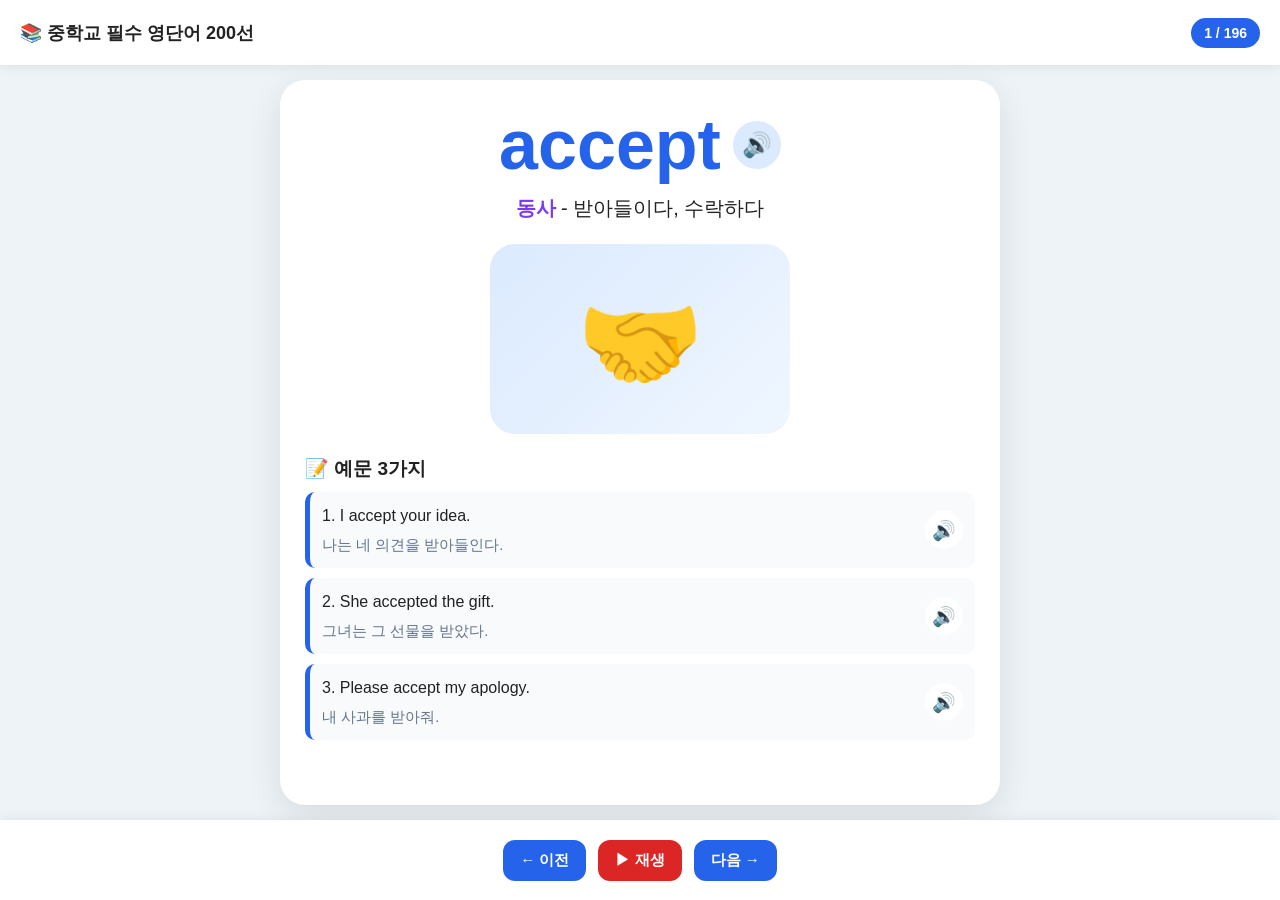
<file: index.html>
<!DOCTYPE html>
<html lang="ko">
<head>
<meta charset="UTF-8">
<meta name="viewport" content="width=device-width, initial-scale=1.0, maximum-scale=1.0, user-scalable=no">
<title>중학교 필수 영단어 200선</title>
<style>
*{box-sizing:border-box;-webkit-tap-highlight-color:transparent}
body{margin:0;font-family:Arial,"Noto Sans KR",sans-serif;background:#eef3f8;color:#222;overflow:hidden}
.app{height:100vh;display:flex;flex-direction:column}
header{height:65px;padding:0 20px;background:white;display:flex;align-items:center;justify-content:space-between;box-shadow:0 2px 10px rgba(0,0,0,.08);flex-shrink:0}
header h1{font-size:18px;margin:0}
#counter{background:#2563eb;color:white;padding:7px 13px;border-radius:20px;font-size:14px;font-weight:bold}
main{flex:1;display:flex;align-items:center;justify-content:center;padding:15px;touch-action:pan-y}
.card{width:min(720px,100%);height:100%;max-height:780px;background:white;border-radius:25px;padding:25px;box-shadow:0 10px 35px rgba(0,0,0,.1);text-align:center;overflow-y:auto;transition:transform .25s,opacity .25s}
.word-row{display:flex;justify-content:center;align-items:center;gap:12px}
#word{margin:0;font-size:clamp(42px,8vw,70px);color:#2563eb}
.listen-word,.example-listen,.control-btn{border:none;cursor:pointer;transition:.2s}
.listen-word{font-size:24px;background:#dbeafe;border-radius:50%;width:48px;height:48px}
.image-box{width:min(300px,80vw);height:190px;margin:22px auto;background:linear-gradient(135deg,#dbeafe,#eff6ff);border-radius:25px;display:flex;align-items:center;justify-content:center;font-size:100px;user-select:none}
.meaning{margin-top:10px;font-size:20px}.part{color:#7c3aed;font-weight:bold}
.examples-title{text-align:left;font-size:19px;font-weight:bold;margin:10px 0}
.example{display:flex;align-items:center;text-align:left;background:#f8fafc;border-left:5px solid #2563eb;border-radius:10px;margin:10px 0;padding:12px;font-size:16px}
.example-text{flex:1;line-height:1.5}.example-listen{margin-left:10px;font-size:19px;background:white;border-radius:50%;width:38px;height:38px}
footer{height:80px;background:white;display:flex;justify-content:center;align-items:center;gap:12px;box-shadow:0 -2px 10px rgba(0,0,0,.06);flex-shrink:0}
.control-btn{padding:11px 17px;border-radius:12px;background:#2563eb;color:white;font-size:15px;font-weight:bold}
#autoBtn{background:#16a34a}#autoBtn.paused{background:#dc2626}
@media(max-width:500px){.card{padding:18px;border-radius:20px}.image-box{height:160px;font-size:85px}.example{font-size:14px;padding:10px}.control-btn{padding:10px 13px;font-size:14px}}
</style>
</head>
<body>
<div class="app">
<header><h1>📚 중학교 필수 영단어 200선</h1><div id="counter">1 / 200</div></header>
<main id="swipeArea"><section class="card" id="card">
<div class="word-row"><h2 id="word"></h2><button class="listen-word" onclick="speakWord()">🔊</button></div>
<div class="meaning"><span class="part" id="part"></span> - <span id="meaning"></span></div>
<div class="image-box" id="image"></div>
<div class="examples-title">📝 예문 3가지</div><div id="examples"></div>
</section></main>
<footer><button class="control-btn" onclick="prevWord()">← 이전</button><button class="control-btn paused" id="autoBtn" onclick="toggleAuto()">▶ 재생</button><button class="control-btn" onclick="nextWord()">다음 →</button></footer>
</div>
<script>
const base=[
["accept","동사","받아들이다, 수락하다","🤝",["I accept your idea.","She accepted the gift.","Please accept my apology."]],
["add","동사","더하다, 추가하다","➕",["Add two numbers together.","Please add some sugar.","He added a new picture."]],
["agree","동사","동의하다","👍",["I agree with you.","They agreed to help us.","We all agree."]],
["allow","동사","허락하다","🚪",["My parents allow me to play.","The teacher allowed us to leave.","Please allow me to explain."]],
["answer","명사·동사","대답, 대답하다","💬",["I know the answer.","Please answer my question.","She answered quickly."]],
["appear","동사","나타나다, ~처럼 보이다","✨",["A star appeared in the sky.","He appeared suddenly.","It appears easy."]],
["arrive","동사","도착하다","🛬",["We arrived at school.","The train arrived late.","She will arrive tomorrow."]],
["ask","동사","묻다, 부탁하다","🙋",["I asked a question.","Please ask your teacher.","She asked me for help."]],
["become","동사","~이 되다","🌱",["He became a doctor.","It became dark.","I want to become strong."]],
["begin","동사","시작하다","▶️",["Let's begin now.","The class begins at nine.","It began to rain."]],
["believe","동사","믿다","🙏",["I believe you.","Do you believe in ghosts?","She believes his story."]],
["borrow","동사","빌리다","📚",["Can I borrow your pen?","I borrowed a book.","Don't borrow too much money."]],
["break","동사","깨다, 부수다","💥",["Don't break the glass.","He broke the window.","Be careful not to break it."]],
["bring","동사","가져오다","🎁",["Please bring your book.","She brought me lunch.","Bring your umbrella."]],
["build","동사","짓다, 만들다","🏗️",["They built a house.","We will build a robot.","He built a small table."]],
["buy","동사","사다","🛒",["I want to buy a book.","She bought new shoes.","We bought some food."]],
["call","동사·명사","부르다, 전화하다, 전화","📞",["Call me tonight.","I called my friend.","Give me a call."]],
["carry","동사","나르다, 들고 가다","👜",["Please carry this bag.","He carries a backpack.","The truck carried food."]],
["catch","동사","잡다","⚾",["Catch the ball.","I caught a fish.","Can you catch me?"]],
["change","동사·명사","바꾸다, 변화","🔄",["Change your clothes.","The weather changed.","We need a change."]],
["choose","동사","선택하다","☝️",["Choose one answer.","She chose a red dress.","You can choose anything."]],
["clean","동사·형용사","청소하다, 깨끗한","🧹",["Clean your room.","My room is clean.","We cleaned the floor."]],
["close","동사·형용사","닫다, 가까운","🚪",["Close the door.","The store is close.","Please close your eyes."]],
["collect","동사","모으다","📦",["I collect coins.","She collects stamps.","Collect the trash."]],
["come","동사","오다","🚶",["Come here.","He came home late.","Will you come tomorrow?"]],
["complete","동사·형용사","완성하다, 완전한","✅",["Complete your homework.","The project is complete.","I completed the work."]],
["continue","동사","계속하다","➡️",["Please continue reading.","The rain continued.","We continued our trip."]],
["cook","동사·명사","요리하다, 요리사","👨‍🍳",["I can cook.","My mother cooks dinner.","He is a good cook."]],
["create","동사","창조하다, 만들다","🎨",["Create something new.","She created a game.","They created a robot."]],
["dance","동사·명사","춤추다, 춤","💃",["Let's dance.","She can dance well.","I love this dance."]],
["decide","동사","결정하다","🤔",["Decide quickly.","I decided to stay.","She can't decide."]],
["describe","동사","묘사하다, 설명하다","📝",["Describe the picture.","Can you describe him?","She described the place."]],
["discover","동사","발견하다","🔎",["I discovered something new.","They discovered a cave.","She discovered the answer."]],
["draw","동사","그리다","✏️",["Draw a picture.","She drew a cat.","I like to draw."]],
["dream","명사·동사","꿈, 꿈꾸다","💭",["I had a strange dream.","Dream big.","She dreams of success."]],
["drink","동사·명사","마시다, 음료","🥤",["Drink some water.","I drank milk.","This is my favorite drink."]],
["drive","동사","운전하다","🚗",["My father can drive.","Drive carefully.","She drove home."]],
["easy","형용사","쉬운","😊",["This question is easy.","English is not easy for me.","It looks easy."]],
["eat","동사","먹다","🍽️",["Eat your breakfast.","I ate an apple.","Let's eat together."]],
["enjoy","동사","즐기다","😄",["I enjoy music.","Enjoy your meal.","She enjoyed the trip."]],
["explain","동사","설명하다","🗣️",["Please explain it.","He explained the rule.","Can you explain again?"]],
["fall","동사","떨어지다","🍂",["Leaves fall in autumn.","Don't fall.","The glass fell down."]],
["feel","동사","느끼다","❤️",["I feel happy.","How do you feel?","She felt tired."]],
["find","동사","찾다, 발견하다","🔍",["Find your book.","I found my key.","Can you find it?"]],
["finish","동사","끝내다","🏁",["Finish your homework.","I finished the book.","The game is finished."]],
["follow","동사","따라가다, 따르다","👣",["Follow me.","Please follow the rules.","The dog followed me."]],
["forget","동사","잊다","🤷",["Don't forget your bag.","I forgot his name.","She forgot to call me."]],
["free","형용사","자유로운, 무료의","🕊️",["The bird is free.","This is free.","I am free today."]],
["get","동사","얻다, 받다","🎁",["I got a gift.","Get some rest.","She gets good grades."]],
["give","동사","주다","🎁",["Give me the book.","He gave me a present.","Please give it back."]],
["go","동사","가다","🚶",["Go home.","I went to school.","Let's go together."]],
["grow","동사","자라다, 키우다","🌱",["Plants grow fast.","Children grow every year.","Grow your own food."]],
["happen","동사","일어나다, 발생하다","❓",["What happened?","It happened yesterday.","Anything can happen."]],
["hear","동사","듣다","👂",["I can hear you.","Did you hear that?","She heard a noise."]],
["help","동사·명사","돕다, 도움","🆘",["Help me, please.","I need your help.","She helped her friend."]],
["hold","동사","잡다, 들다","✋",["Hold my hand.","He held the box.","Please hold this."]],
["hope","동사·명사","희망하다, 희망","🌟",["I hope you are okay.","We hope to win.","Never lose hope."]],
["important","형용사","중요한","⭐",["This is important.","Your health is important.","Remember the important rule."]],
["improve","동사","향상시키다, 개선하다","📈",["Improve your English.","I want to improve.","She improved quickly."]],
["include","동사","포함하다","📦",["The price includes food.","Include your name.","The list includes ten items."]],
["introduce","동사","소개하다","🤝",["Let me introduce myself.","He introduced his friend.","I will introduce you."]],
["invite","동사","초대하다","💌",["Invite your friends.","She invited me to dinner.","Thank you for inviting me."]],
["join","동사","가입하다, 함께하다","👥",["Join our team.","I joined the club.","Come and join us."]],
["keep","동사","유지하다, 계속하다","📌",["Keep the change.","Keep trying.","Please keep this secret."]],
["know","동사","알다","💡",["I know the answer.","Do you know him?","She knows my name."]],
["learn","동사","배우다","📖",["Learn English every day.","I learned something new.","We learn at school."]],
["leave","동사","떠나다, 남기다","🚪",["Leave now.","He left the room.","Don't leave me alone."]],
["lend","동사","빌려주다","🤲",["Lend me your pen.","She lent me a book.","Can you lend me money?"]],
["like","동사·전치사","좋아하다, ~처럼","❤️",["I like pizza.","She likes music.","It looks like rain."]],
["listen","동사","듣다","🎧",["Listen carefully.","I listen to music.","Please listen to me."]],
["live","동사","살다","🏠",["I live in Korea.","They live together.","Fish live in water."]],
["look","동사","보다","👀",["Look at me.","Look carefully.","She looked happy."]],
["lose","동사","잃다, 지다","😞",["Don't lose your key.","Our team lost.","I lost my phone."]],
["love","동사·명사","사랑하다, 사랑","💕",["I love my family.","She loves music.","Love is important."]],
["make","동사","만들다","🛠️",["Make a cake.","I made a mistake.","Let's make a plan."]],
["mean","동사","의미하다","❔",["What does this mean?","I mean it.","This word means happy."]],
["meet","동사","만나다","🤝",["Nice to meet you.","Let's meet tomorrow.","I met her yesterday."]],
["move","동사","움직이다, 이사하다","➡️",["Don't move.","The car moved slowly.","We moved last year."]],
["need","동사","필요로 하다","❗",["I need help.","Do you need water?","She needs more time."]],
["open","동사·형용사","열다, 열린","📖",["Open the door.","The store is open.","Please open your book."]],
["order","명사·동사","순서, 주문하다","📋",["Put them in order.","I ordered pizza.","What is your order?"]],
["pass","동사","지나가다, 건네주다","➡️",["Pass me the salt.","Time passes quickly.","The car passed us."]],
["pay","동사","지불하다","💰",["I will pay.","Pay for your food.","She paid by card."]],
["plan","명사·동사","계획, 계획하다","🗓️",["Make a plan.","We planned a trip.","What's your plan?"]],
["play","동사","놀다, 연주하다","⚽",["Let's play soccer.","She plays the piano.","Children play outside."]],
["practice","명사·동사","연습, 연습하다","🏃",["Practice every day.","I practice English.","Practice makes progress."]],
["prepare","동사","준비하다","🎒",["Prepare for the test.","I prepared dinner.","Prepare your bag."]],
["protect","동사","보호하다","🛡️",["Protect the earth.","Wear a helmet to protect your head.","Parents protect children."]],
["put","동사","놓다","📍",["Put it here.","I put my bag down.","Put on your shoes."]],
["read","동사","읽다","📚",["Read this book.","I read every night.","She likes to read."]],
["receive","동사","받다","📨",["I received a letter.","She received a gift.","Did you receive it?"]],
["remember","동사","기억하다","🧠",["Remember my name.","I remember that day.","Please remember this."]],
["repeat","동사","반복하다","🔁",["Repeat after me.","Please repeat that.","The teacher repeated the question."]],
["return","동사","돌아오다, 돌려주다","↩️",["Return home safely.","Please return my book.","He returned yesterday."]],
["ride","동사","타다","🚲",["I ride a bike.","She rode a horse.","Let's ride together."]],
["run","동사","달리다","🏃",["Run fast.","He runs every morning.","Don't run inside."]],
["save","동사","구하다, 절약하다, 저장하다","💾",["Save your work.","Save some money.","He saved the dog."]],
["say","동사","말하다","🗣️",["Say hello.","What did she say?","Don't say that."]],
["see","동사","보다","👁️",["I can see you.","See you tomorrow.","Did you see it?"]],
["sell","동사","팔다","🏪",["They sell fruit.","I sold my old bike.","This store sells books."]],
["send","동사","보내다","📤",["Send me a message.","I sent an email.","Please send it today."]],
["share","동사","공유하다, 나누다","🤲",["Share your food.","Let's share this.","She shared her idea."]],
["show","동사","보여주다","👀",["Show me your work.","He showed me a photo.","Can you show me?"]],
["sing","동사","노래하다","🎤",["Sing a song.","She sings well.","We sang together."]],
["sit","동사","앉다","🪑",["Sit down.","I sat near the window.","Please sit here."]],
["sleep","동사·명사","자다, 잠","😴",["Go to sleep.","I slept well.","I need more sleep."]],
["speak","동사","말하다","💬",["Speak slowly.","Can you speak English?","She spoke to me."]],
["spend","동사","쓰다, 보내다","⏰",["Don't spend too much money.","I spent time reading.","We spent the day together."]],
["stand","동사","서다","🧍",["Stand up.","Please stand here.","He stood near me."]],
["start","동사·명사","시작하다, 시작","🚀",["Start now.","The game starts soon.","Let's start the class."]],
["stay","동사","머무르다","🏠",["Stay here.","I stayed home.","Please stay calm."]],
["stop","동사·명사","멈추다, 정류장","🛑",["Stop talking.","The bus stopped.","Please stop now."]],
["study","동사·명사","공부하다, 공부","📚",["Study hard.","I study English.","She is studying now."]],
["suggest","동사","제안하다","💡",["I suggest this idea.","What do you suggest?","She suggested a new plan."]],
["support","동사·명사","지지하다, 지원","🤝",["Support your friends.","Thank you for your support.","We support the team."]],
["take","동사","가지고 가다, 데려가다","✋",["Take this bag.","Take a picture.","It takes time."]],
["talk","동사","말하다, 이야기하다","🗨️",["Let's talk.","I talked to him.","Don't talk loudly."]],
["teach","동사","가르치다","👩‍🏫",["Teachers teach students.","Teach me English.","She teaches math."]],
["tell","동사","말하다, 알려주다","🗣️",["Tell me the truth.","He told me a story.","Please tell her."]],
["think","동사","생각하다","🤔",["Think carefully.","I think so.","What do you think?"]],
["travel","동사·명사","여행하다, 여행","✈️",["I want to travel.","They traveled by train.","Travel is fun."]],
["try","동사","시도하다","💪",["Try again.","I will try my best.","Try this food."]],
["turn","동사","돌다, 돌리다","↪️",["Turn left.","Turn the light off.","He turned around."]],
["understand","동사","이해하다","💡",["I understand.","Do you understand?","She understood the question."]],
["use","동사·명사","사용하다, 사용","🛠️",["Use this pen.","I use my computer.","How do you use it?"]],
["visit","동사","방문하다","🏛️",["Visit my house.","We visited Seoul.","I want to visit Japan."]],
["wait","동사","기다리다","⏳",["Wait for me.","Please wait here.","I waited for an hour."]],
["walk","동사·명사","걷다, 산책","🚶",["Let's walk.","I walk to school.","Take a walk."]],
["want","동사","원하다","🙋",["I want water.","What do you want?","She wants a new phone."]],
["watch","동사·명사","보다, 시계","⌚",["Watch this video.","I watched a movie.","Look at my watch."]],
["wear","동사","입다, 착용하다","👕",["Wear your coat.","She wears glasses.","What are you wearing?"]],
["win","동사","이기다","🏆",["We can win.","Our team won.","I want to win."]],
["work","동사·명사","일하다, 일","💼",["I work hard.","This machine works.","Good work!"]],
["write","동사","쓰다","✍️",["Write your name.","I wrote a letter.","Write carefully."]],
["young","형용사","어린, 젊은","🧒",["He is young.","Young people learn quickly.","She has a young brother."]],
["able","형용사","할 수 있는","💪",["I am able to help.","She is able to swim.","Are you able to come?"]],
["afraid","형용사","두려워하는","😨",["Don't be afraid.","I am afraid of dogs.","She was afraid."]],
["beautiful","형용사","아름다운","🌸",["What a beautiful flower.","The sky is beautiful.","She has a beautiful voice."]],
["busy","형용사","바쁜","📅",["I am busy today.","She looks busy.","The street is busy."]],
["careful","형용사","조심하는","⚠️",["Be careful.","Drive carefully.","Be careful with glass."]],
["different","형용사","다른","🔀",["We are different.","This is different.","Try a different way."]],
["difficult","형용사","어려운","🧩",["This test is difficult.","English can be difficult.","The problem looks difficult."]],
["early","형용사·부사","이른, 일찍","🌅",["Get up early.","I arrived early.","It is still early."]],
["enough","형용사·부사","충분한, 충분히","👌",["I have enough money.","That's enough.","Are you old enough?"]],
["excited","형용사","신나는, 흥분한","🤩",["I am excited.","She looks excited.","We are excited about the trip."]],
["famous","형용사","유명한","⭐",["He is famous.","This city is famous.","A famous singer came here."]],
["friendly","형용사","친절한","😊",["She is friendly.","Be friendly to others.","We met friendly people."]],
["funny","형용사","웃긴, 재미있는","😂",["That is funny.","He told a funny story.","This movie is funny."]],
["happy","형용사","행복한","😄",["I am happy.","She looks happy.","Happy birthday!"]],
["healthy","형용사","건강한","🍎",["Eat healthy food.","I want to stay healthy.","Exercise is healthy."]],
["hungry","형용사","배고픈","🍔",["I am hungry.","Are you hungry?","She was very hungry."]],
["kind","형용사","친절한","💛",["He is kind.","Be kind to others.","Thank you for being kind."]],
["large","형용사","큰","🐘",["This is a large room.","They have a large dog.","The city is very large."]],
["late","형용사·부사","늦은, 늦게","🌙",["Don't be late.","I came home late.","It's too late."]],
["lucky","형용사","운이 좋은","🍀",["You are lucky.","I feel lucky.","It was a lucky day."]],
["popular","형용사","인기 있는","🔥",["This song is popular.","He is popular at school.","Soccer is very popular."]],
["ready","형용사","준비된","🎯",["Are you ready?","I am ready now.","Dinner is ready."]],
["safe","형용사","안전한","🛡️",["This place is safe.","Stay safe.","The children are safe."]],
["simple","형용사","간단한","👌",["It's simple.","The answer is simple.","Use a simple method."]],
["special","형용사","특별한","🎉",["Today is special.","This is a special gift.","You are special."]],
["strong","형용사","강한","💪",["He is strong.","Be strong.","The wind is strong."]],
["tired","형용사","피곤한","😫",["I am tired.","She feels tired.","Don't work when you are too tired."]],
["useful","형용사","유용한","🔧",["This app is useful.","A dictionary is useful.","The information was useful."]],
["wonderful","형용사","훌륭한, 멋진","🎆",["What a wonderful day!","You did a wonderful job.","The view is wonderful."]],
["always","부사","항상","🔄",["I always try.","She is always kind.","Always be careful."]],
["already","부사","이미","✅",["I already know.","She already left.","It is already late."]],
["again","부사","다시","🔁",["Try again.","Say it again.","I want to see it again."]],
["almost","부사","거의","🤏",["I am almost ready.","It's almost midnight.","We are almost there."]],
["away","부사","멀리","🏃",["Go away.","He lives far away.","The bird flew away."]],
["before","전치사·부사","전에","⏮️",["Come before noon.","Wash your hands before dinner.","I saw him before."]],
["behind","전치사·부사","뒤에","🔙",["The cat is behind the box.","Look behind you.","He stood behind me."]],
["between","전치사","~사이에","↔️",["Sit between us.","The store is between two banks.","Choose between A and B."]],
["down","부사·전치사","아래로","⬇️",["Sit down.","Look down.","The ball rolled down."]],
["every","형용사","모든","📅",["Every day is important.","I study every night.","Every student came."]],
["inside","전치사·부사","안에","📦",["Come inside.","The key is inside the box.","Stay inside."]],
["never","부사","결코 ~않다","🚫",["Never give up.","I never lie.","She never comes late."]],
["often","부사","자주","🔁",["I often read books.","She often visits me.","How often do you exercise?"]],
["only","부사·형용사","오직, 유일한","1️⃣",["I only have one.","You are the only one.","Only ten minutes left."]],
["over","전치사·부사","위에, 끝난","⬆️",["The lamp is over the table.","The game is over.","Jump over it."]],
["quickly","부사","빨리","⚡",["Run quickly.","She learned quickly.","Please answer quickly."]],
["really","부사","정말로","💯",["I really like it.","Is that really true?","I really mean it."]],
["sometimes","부사","가끔","🕐",["I sometimes walk.","Sometimes I feel tired.","She sometimes cooks."]],
["soon","부사","곧","⏰",["See you soon.","Dinner will be ready soon.","He will come soon."]],
["still","부사","여전히","⏳",["I still remember.","Are you still here?","It is still raining."]],
["together","부사","함께","👫",["Let's study together.","We live together.","They worked together."]],
["tomorrow","명사·부사","내일","📆",["See you tomorrow.","Tomorrow is Saturday.","I will do it tomorrow."]],
["usually","부사","보통","🔄",["I usually wake up early.","She usually walks to school.","What do you usually eat?"]],
["without","전치사","~없이","🚫",["Don't go without me.","Coffee without sugar, please.","I can't live without water."]],
["world","명사","세계","🌍",["The world is big.","People around the world.","Travel the world."]],
["problem","명사","문제","❓",["What is the problem?","I have a problem.","Let's solve the problem."]],
["question","명사","질문","❔",["Ask a question.","I have a question.","Can you answer this question?"]],
["reason","명사","이유","💭",["What is the reason?","There is a reason.","Tell me your reason."]],
["school","명사","학교","🏫",["I go to school.","School starts at eight.","Our school is large."]],
["student","명사","학생","🎒",["I am a student.","The students are studying.","Every student has a book."]],
["teacher","명사","선생님","👩‍🏫",["My teacher is kind.","Ask your teacher.","The teacher entered the room."]],
["friend","명사","친구","🧑‍🤝‍🧑",["He is my friend.","I met my friend.","Good friends help each other."]]
];
const exampleTranslations={"I accept your idea.": "나는 네 의견을 받아들인다.", "She accepted the gift.": "그녀는 그 선물을 받았다.", "Please accept my apology.": "내 사과를 받아줘.", "Add two numbers together.": "두 숫자를 더해라.", "Please add some sugar.": "설탕을 조금 넣어라.", "He added a new picture.": "그는 새 사진을 추가했다.", "I agree with you.": "나는 네 의견에 동의한다.", "They agreed to help us.": "그들은 우리를 돕기로 동의했다.", "We all agree.": "우리 모두 동의한다.", "My parents allow me to play.": "부모님은 내가 놀도록 허락하신다.", "The teacher allowed us to leave.": "선생님은 우리가 떠나는 것을 허락했다.", "Please allow me to explain.": "내가 설명하도록 허락해 줘.", "I know the answer.": "나는 답을 안다.", "Please answer my question.": "내 질문에 답해 줘.", "She answered quickly.": "그녀는 빠르게 대답했다.", "A star appeared in the sky.": "하늘에 별 하나가 나타났다.", "He appeared suddenly.": "그는 갑자기 나타났다.", "It appears easy.": "그것은 쉬워 보인다.", "We arrived at school.": "우리는 학교에 도착했다.", "The train arrived late.": "기차가 늦게 도착했다.", "She will arrive tomorrow.": "그녀는 내일 도착할 것이다.", "I asked a question.": "나는 질문을 했다.", "Please ask your teacher.": "선생님께 물어봐.", "She asked me for help.": "그녀는 나에게 도움을 요청했다.", "He became a doctor.": "그는 의사가 되었다.", "It became dark.": "어두워졌다.", "I want to become strong.": "나는 강해지고 싶다.", "Let's begin now.": "지금 시작하자.", "The class begins at nine.": "수업은 9시에 시작한다.", "It began to rain.": "비가 내리기 시작했다.", "I believe you.": "나는 너를 믿는다.", "Do you believe in ghosts?": "너는 유령을 믿니?", "She believes his story.": "그녀는 그의 이야기를 믿는다.", "Can I borrow your pen?": "네 펜을 빌려도 될까?", "I borrowed a book.": "나는 책을 빌렸다.", "Don't borrow too much money.": "돈을 너무 많이 빌리지 마.", "Don't break the glass.": "유리잔을 깨지 마.", "He broke the window.": "그는 창문을 깼다.", "Be careful not to break it.": "그것을 깨지 않도록 조심해.", "Please bring your book.": "책을 가져와.", "She brought me lunch.": "그녀는 나에게 점심을 가져다주었다.", "Bring your umbrella.": "우산을 가져가.", "They built a house.": "그들은 집을 지었다.", "We will build a robot.": "우리는 로봇을 만들 것이다.", "He built a small table.": "그는 작은 탁자를 만들었다.", "I want to buy a book.": "나는 책을 사고 싶다.", "She bought new shoes.": "그녀는 새 신발을 샀다.", "We bought some food.": "우리는 음식을 좀 샀다.", "Call me tonight.": "오늘 밤 나에게 전화해.", "I called my friend.": "나는 친구에게 전화했다.", "Give me a call.": "나에게 전화해.", "Please carry this bag.": "이 가방을 들어줘.", "He carries a backpack.": "그는 배낭을 메고 다닌다.", "The truck carried food.": "트럭이 음식을 실어 날랐다.", "Catch the ball.": "공을 잡아.", "I caught a fish.": "나는 물고기를 잡았다.", "Can you catch me?": "나를 잡을 수 있니?", "Change your clothes.": "옷을 갈아입어.", "The weather changed.": "날씨가 변했다.", "We need a change.": "우리에게 변화가 필요하다.", "Choose one answer.": "답 하나를 선택해.", "She chose a red dress.": "그녀는 빨간 드레스를 골랐다.", "You can choose anything.": "너는 무엇이든 선택할 수 있다.", "Clean your room.": "방을 청소해.", "My room is clean.": "내 방은 깨끗하다.", "We cleaned the floor.": "우리는 바닥을 청소했다.", "Close the door.": "문을 닫아.", "The store is close.": "그 가게는 가깝다.", "Please close your eyes.": "눈을 감아.", "I collect coins.": "나는 동전을 모은다.", "She collects stamps.": "그녀는 우표를 모은다.", "Collect the trash.": "쓰레기를 모아.", "Come here.": "여기로 와.", "He came home late.": "그는 늦게 집에 왔다.", "Will you come tomorrow?": "너는 내일 올 거니?", "Complete your homework.": "숙제를 끝내라.", "The project is complete.": "그 프로젝트는 완성되었다.", "I completed the work.": "나는 그 일을 끝냈다.", "Please continue reading.": "계속 읽어.", "The rain continued.": "비가 계속 내렸다.", "We continued our trip.": "우리는 여행을 계속했다.", "I can cook.": "나는 요리할 수 있다.", "My mother cooks dinner.": "엄마는 저녁을 요리한다.", "He is a good cook.": "그는 요리를 잘한다.", "Create something new.": "새로운 것을 만들어라.", "She created a game.": "그녀는 게임을 만들었다.", "They created a robot.": "그들은 로봇을 만들었다.", "Let's dance.": "춤추자.", "She can dance well.": "그녀는 춤을 잘 춘다.", "I love this dance.": "나는 이 춤을 좋아한다.", "Decide quickly.": "빨리 결정해.", "I decided to stay.": "나는 머물기로 결정했다.", "She can't decide.": "그녀는 결정할 수 없다.", "Describe the picture.": "그림을 설명해.", "Can you describe him?": "그를 묘사할 수 있니?", "She described the place.": "그녀는 그 장소를 설명했다.", "I discovered something new.": "나는 새로운 것을 발견했다.", "They discovered a cave.": "그들은 동굴을 발견했다.", "She discovered the answer.": "그녀는 답을 발견했다.", "Draw a picture.": "그림을 그려.", "She drew a cat.": "그녀는 고양이를 그렸다.", "I like to draw.": "나는 그림 그리는 것을 좋아한다.", "I had a strange dream.": "나는 이상한 꿈을 꾸었다.", "Dream big.": "큰 꿈을 가져라.", "She dreams of success.": "그녀는 성공을 꿈꾼다.", "Drink some water.": "물을 좀 마셔.", "I drank milk.": "나는 우유를 마셨다.", "This is my favorite drink.": "이것은 내가 가장 좋아하는 음료다.", "My father can drive.": "아버지는 운전할 수 있다.", "Drive carefully.": "조심해서 운전해.", "She drove home.": "그녀는 집까지 운전했다.", "This question is easy.": "이 질문은 쉽다.", "English is not easy for me.": "나에게 영어는 쉽지 않다.", "It looks easy.": "그것은 쉬워 보인다.", "Eat your breakfast.": "아침을 먹어.", "I ate an apple.": "나는 사과를 먹었다.", "Let's eat together.": "함께 먹자.", "I enjoy music.": "나는 음악을 즐긴다.", "Enjoy your meal.": "맛있게 먹어.", "She enjoyed the trip.": "그녀는 여행을 즐겼다.", "Please explain it.": "그것을 설명해 줘.", "He explained the rule.": "그는 규칙을 설명했다.", "Can you explain again?": "다시 설명할 수 있니?", "Leaves fall in autumn.": "가을에는 나뭇잎이 떨어진다.", "Don't fall.": "넘어지지 마.", "The glass fell down.": "유리잔이 떨어졌다.", "I feel happy.": "나는 행복하다고 느낀다.", "How do you feel?": "기분이 어때?", "She felt tired.": "그녀는 피곤함을 느꼈다.", "Find your book.": "네 책을 찾아.", "I found my key.": "나는 내 열쇠를 찾았다.", "Can you find it?": "그것을 찾을 수 있니?", "Finish your homework.": "숙제를 끝내.", "I finished the book.": "나는 그 책을 다 읽었다.", "The game is finished.": "게임이 끝났다.", "Follow me.": "나를 따라와.", "Please follow the rules.": "규칙을 따라.", "The dog followed me.": "그 개는 나를 따라왔다.", "Don't forget your bag.": "가방을 잊지 마.", "I forgot his name.": "나는 그의 이름을 잊었다.", "She forgot to call me.": "그녀는 나에게 전화하는 것을 잊었다.", "The bird is free.": "새는 자유롭다.", "This is free.": "이것은 무료다.", "I am free today.": "나는 오늘 시간이 있다.", "I got a gift.": "나는 선물을 받았다.", "Get some rest.": "좀 쉬어.", "She gets good grades.": "그녀는 좋은 성적을 받는다.", "Give me the book.": "나에게 그 책을 줘.", "He gave me a present.": "그는 나에게 선물을 주었다.", "Please give it back.": "그것을 돌려줘.", "Go home.": "집에 가.", "I went to school.": "나는 학교에 갔다.", "Let's go together.": "함께 가자.", "Plants grow fast.": "식물은 빨리 자란다.", "Children grow every year.": "아이들은 해마다 자란다.", "Grow your own food.": "직접 먹을 음식을 길러라.", "What happened?": "무슨 일이 있었니?", "It happened yesterday.": "그 일은 어제 일어났다.", "Anything can happen.": "무슨 일이든 일어날 수 있다.", "I can hear you.": "네 목소리가 들린다.", "Did you hear that?": "그것을 들었니?", "She heard a noise.": "그녀는 소리를 들었다.", "Help me, please.": "나를 도와줘.", "I need your help.": "나는 네 도움이 필요하다.", "She helped her friend.": "그녀는 친구를 도왔다.", "Hold my hand.": "내 손을 잡아.", "He held the box.": "그는 상자를 들고 있었다.", "Please hold this.": "이것을 들어줘.", "I hope you are okay.": "네가 괜찮기를 바란다.", "We hope to win.": "우리는 이기기를 바란다.", "Never lose hope.": "절대 희망을 잃지 마.", "This is important.": "이것은 중요하다.", "Your health is important.": "너의 건강은 중요하다.", "Remember the important rule.": "중요한 규칙을 기억해.", "Improve your English.": "영어 실력을 향상시켜.", "I want to improve.": "나는 향상되고 싶다.", "She improved quickly.": "그녀는 빠르게 향상되었다.", "The price includes food.": "가격에 음식이 포함되어 있다.", "Include your name.": "이름을 포함해.", "The list includes ten items.": "그 목록에는 열 가지 항목이 포함되어 있다.", "Let me introduce myself.": "내 소개를 할게.", "He introduced his friend.": "그는 친구를 소개했다.", "I will introduce you.": "내가 너를 소개할게.", "Invite your friends.": "친구들을 초대해.", "She invited me to dinner.": "그녀는 나를 저녁 식사에 초대했다.", "Thank you for inviting me.": "초대해 줘서 고마워.", "Join our team.": "우리 팀에 함께해.", "I joined the club.": "나는 동아리에 가입했다.", "Come and join us.": "와서 우리와 함께해.", "Keep the change.": "잔돈은 가지세요.", "Keep trying.": "계속 노력해.", "Please keep this secret.": "이 비밀을 지켜줘.", "Do you know him?": "너는 그를 아니?", "She knows my name.": "그녀는 내 이름을 안다.", "Learn English every day.": "매일 영어를 배워.", "I learned something new.": "나는 새로운 것을 배웠다.", "We learn at school.": "우리는 학교에서 배운다.", "Leave now.": "지금 떠나.", "He left the room.": "그는 방을 떠났다.", "Don't leave me alone.": "나를 혼자 두고 가지 마.", "Lend me your pen.": "네 펜을 빌려줘.", "She lent me a book.": "그녀는 나에게 책을 빌려주었다.", "Can you lend me money?": "나에게 돈을 빌려줄 수 있니?", "I like pizza.": "나는 피자를 좋아한다.", "She likes music.": "그녀는 음악을 좋아한다.", "It looks like rain.": "비가 올 것 같다.", "Listen carefully.": "잘 들어.", "I listen to music.": "나는 음악을 듣는다.", "Please listen to me.": "내 말을 들어줘.", "I live in Korea.": "나는 한국에 산다.", "They live together.": "그들은 함께 산다.", "Fish live in water.": "물고기는 물속에서 산다.", "Look at me.": "나를 봐.", "Look carefully.": "자세히 봐.", "She looked happy.": "그녀는 행복해 보였다.", "Don't lose your key.": "열쇠를 잃어버리지 마.", "Our team lost.": "우리 팀은 졌다.", "I lost my phone.": "나는 휴대폰을 잃어버렸다.", "I love my family.": "나는 가족을 사랑한다.", "She loves music.": "그녀는 음악을 사랑한다.", "Love is important.": "사랑은 중요하다.", "Make a cake.": "케이크를 만들어.", "I made a mistake.": "나는 실수했다.", "Let's make a plan.": "계획을 세우자.", "What does this mean?": "이것은 무슨 뜻이니?", "I mean it.": "진심이야.", "This word means happy.": "이 단어는 행복하다는 뜻이다.", "Nice to meet you.": "만나서 반가워.", "Let's meet tomorrow.": "내일 만나자.", "I met her yesterday.": "나는 어제 그녀를 만났다."};
const words=base.slice(0,200);
let current=0,autoPlay=false,autoTimer,startX=0;
const $=id=>document.getElementById(id);
function renderWord(){
 const w=words[current];$("word").textContent=w[0];$("part").textContent=w[1];$("meaning").textContent=w[2];$("image").textContent=w[3];$("counter").textContent=`${current+1} / ${words.length}`;
 const ko = exampleTranslations;
 $("examples").innerHTML=w[4].map((x,i)=>`<div class="example"><div class="example-text"><div>${i+1}. ${x}</div><div style="margin-top:6px;color:#64748b;font-size:.92em">${ko[x] || "한국어 뜻: " + (exampleTranslations[x] || "직접 문맥에 맞게 해석해 보세요.")}</div></div><button class="example-listen" onclick='speak(${JSON.stringify(x)})'>🔊</button></div>`).join("");$("card").scrollTop=0;
}
function speak(text){speechSynthesis.cancel();const u=new SpeechSynthesisUtterance(text);u.lang="en-US";u.rate=.85;speechSynthesis.speak(u)}
function speakWord(){speak(words[current][0])}
function animate(dir){const c=$("card");c.style.opacity="0";c.style.transform=dir==="next"?"translateX(-40px)":"translateX(40px)";setTimeout(()=>{renderWord();c.style.transform=dir==="next"?"translateX(40px)":"translateX(-40px)";setTimeout(()=>{c.style.opacity="1";c.style.transform="translateX(0)"},30)},180)}
function nextWord(){current=(current+1)%words.length;animate("next");resetAuto()}
function prevWord(){current=(current-1+words.length)%words.length;animate("prev");resetAuto()}
function startAuto(){clearInterval(autoTimer);if(autoPlay)autoTimer=setInterval(()=>{current=(current+1)%words.length;animate("next")},3000)}
function toggleAuto(){autoPlay=!autoPlay;const b=$("autoBtn");b.textContent=autoPlay?"⏸ 자동재생":"▶ 자동재생 시작";b.classList.toggle("paused",!autoPlay);startAuto()}
function resetAuto(){if(autoPlay)startAuto()}
const area=$("swipeArea");
area.addEventListener("touchstart",e=>startX=e.touches[0].clientX,{passive:true});
area.addEventListener("touchend",e=>{const d=e.changedTouches[0].clientX-startX;if(Math.abs(d)>=50)d<0?nextWord():prevWord()},{passive:true});
area.addEventListener("mousedown",e=>startX=e.clientX);
area.addEventListener("mouseup",e=>{const d=e.clientX-startX;if(Math.abs(d)>=70)d<0?nextWord():prevWord()});
document.addEventListener("keydown",e=>{if(e.key==="ArrowRight")nextWord();if(e.key==="ArrowLeft")prevWord()});
renderWord();startAuto();
</script>
</body>
</html>
</file>
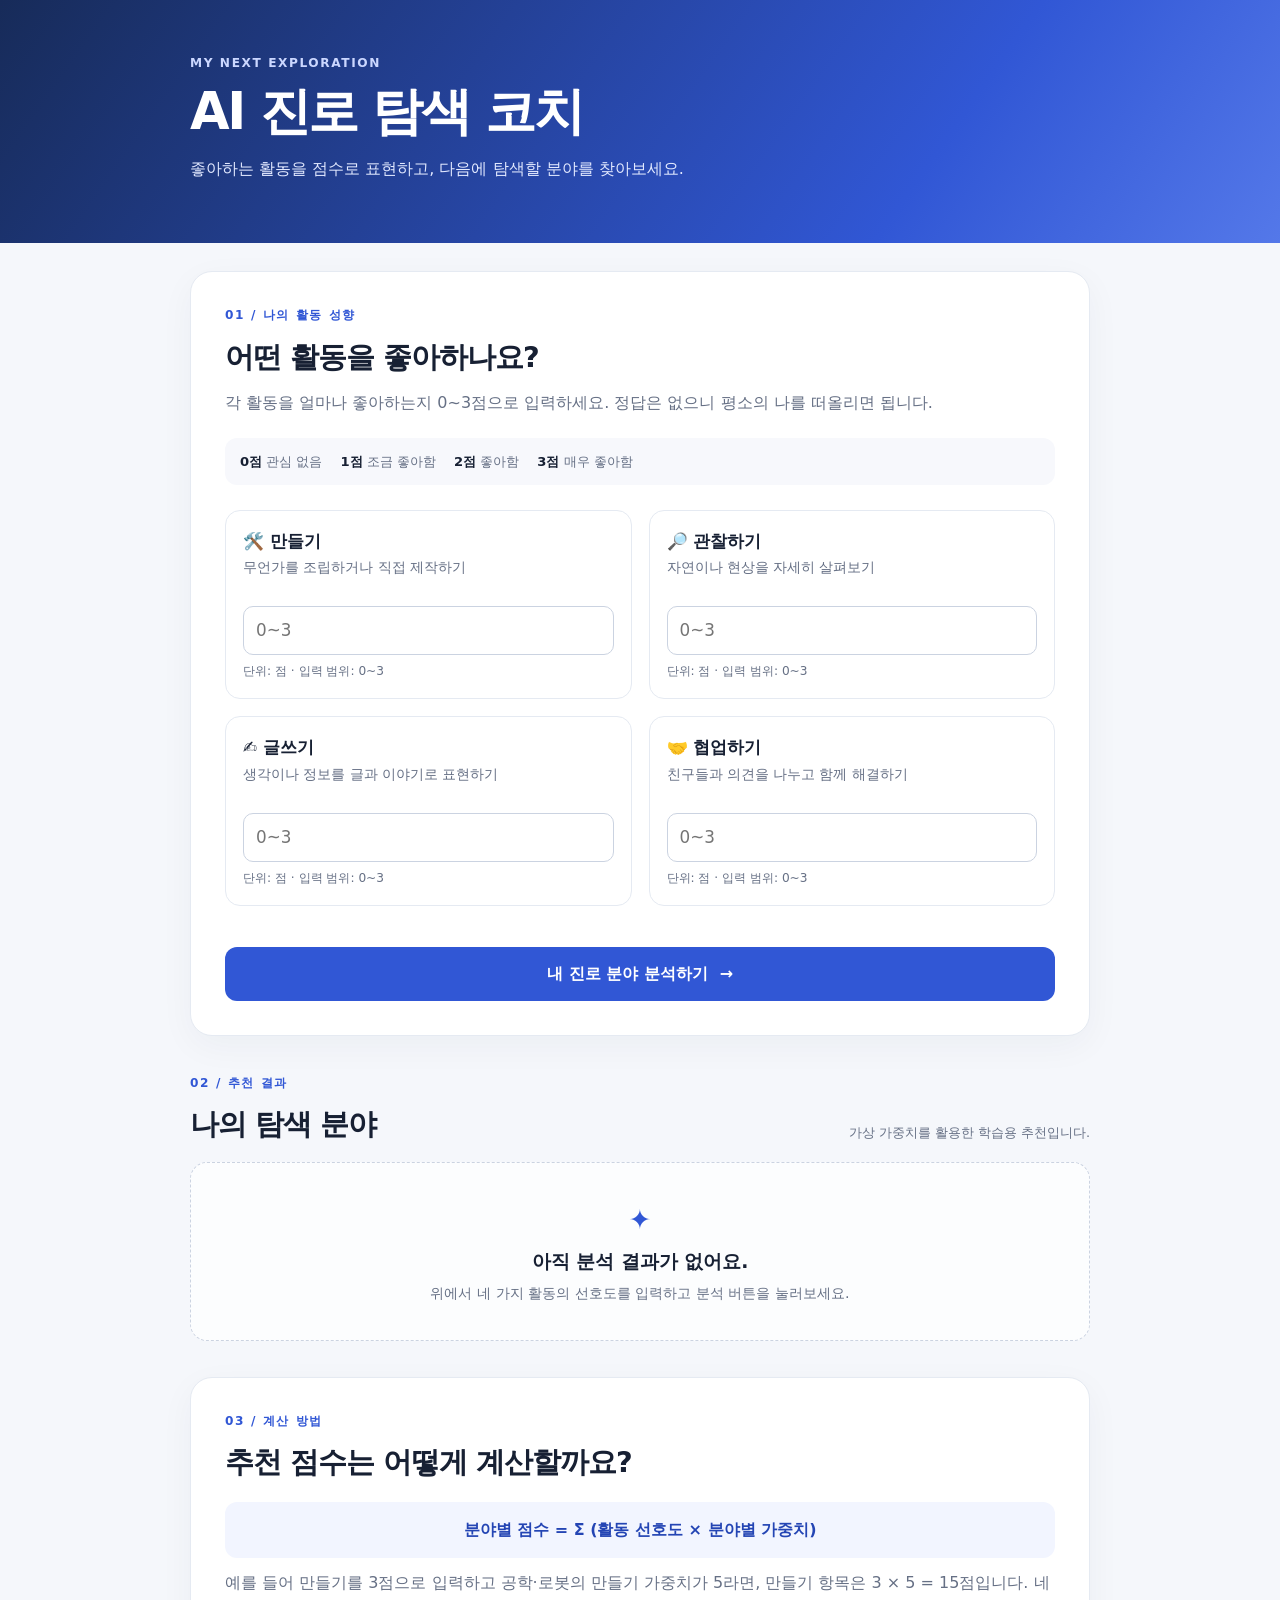
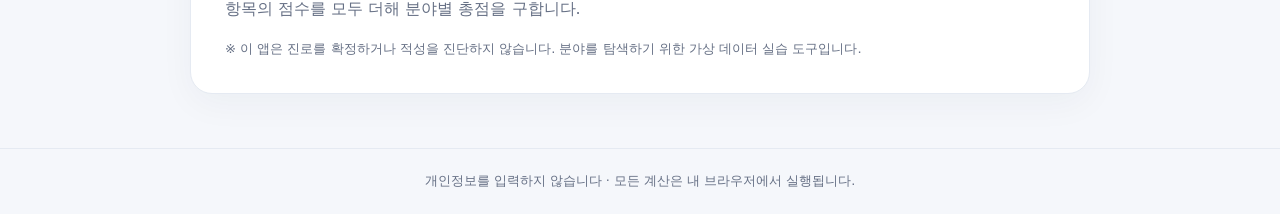
<file: career-coach/index.html>
<!doctype html>
<html lang="ko">
<head>
  <meta charset="utf-8">
  <meta name="viewport" content="width=device-width, initial-scale=1">
  <meta name="description" content="좋아하는 활동을 바탕으로 진로 탐색 분야와 10분 체험 미션을 추천하는 학습용 웹 앱">
  <title>AI 진로 탐색 코치</title>
  <link rel="stylesheet" href="style.css">
  <script src="app.js" defer></script>
</head>
<body>
  <header class="site-header">
    <div class="header-inner">
      <p class="eyebrow">MY NEXT EXPLORATION</p>
      <h1>AI 진로 탐색 코치</h1>
      <p class="header-copy">좋아하는 활동을 점수로 표현하고, 다음에 탐색할 분야를 찾아보세요.</p>
    </div>
  </header>

  <main class="container">
    <section class="intro panel" aria-labelledby="intro-title">
      <div>
        <p class="section-kicker">01 / 나의 활동 성향</p>
        <h2 id="intro-title">어떤 활동을 좋아하나요?</h2>
        <p>각 활동을 얼마나 좋아하는지 0~3점으로 입력하세요. 정답은 없으니 평소의 나를 떠올리면 됩니다.</p>
      </div>
      <div class="scale" aria-label="점수 기준">
        <span><b>0점</b> 관심 없음</span>
        <span><b>1점</b> 조금 좋아함</span>
        <span><b>2점</b> 좋아함</span>
        <span><b>3점</b> 매우 좋아함</span>
      </div>

      <form id="preference-form" novalidate>
        <div class="input-grid">
          <div class="field">
            <label for="making">🛠️ 만들기</label>
            <p class="field-help">무언가를 조립하거나 직접 제작하기</p>
            <input id="making" name="making" type="number" min="0" max="3" step="1" inputmode="numeric" placeholder="0~3" required>
            <span class="unit">단위: 점 · 입력 범위: 0~3</span>
          </div>
          <div class="field">
            <label for="observing">🔎 관찰하기</label>
            <p class="field-help">자연이나 현상을 자세히 살펴보기</p>
            <input id="observing" name="observing" type="number" min="0" max="3" step="1" inputmode="numeric" placeholder="0~3" required>
            <span class="unit">단위: 점 · 입력 범위: 0~3</span>
          </div>
          <div class="field">
            <label for="writing">✍️ 글쓰기</label>
            <p class="field-help">생각이나 정보를 글과 이야기로 표현하기</p>
            <input id="writing" name="writing" type="number" min="0" max="3" step="1" inputmode="numeric" placeholder="0~3" required>
            <span class="unit">단위: 점 · 입력 범위: 0~3</span>
          </div>
          <div class="field">
            <label for="teamwork">🤝 협업하기</label>
            <p class="field-help">친구들과 의견을 나누고 함께 해결하기</p>
            <input id="teamwork" name="teamwork" type="number" min="0" max="3" step="1" inputmode="numeric" placeholder="0~3" required>
            <span class="unit">단위: 점 · 입력 범위: 0~3</span>
          </div>
        </div>
        <p id="form-message" class="form-message" role="alert" aria-live="polite"></p>
        <button class="primary-button" type="submit">내 진로 분야 분석하기 <span aria-hidden="true">→</span></button>
      </form>
    </section>

    <section id="results" class="results-section" aria-labelledby="results-title" aria-live="polite">
      <div class="results-heading">
        <div>
          <p class="section-kicker">02 / 추천 결과</p>
          <h2 id="results-title">나의 탐색 분야</h2>
        </div>
        <p class="results-note">가상 가중치를 활용한 학습용 추천입니다.</p>
      </div>
      <div id="result-list" class="result-list">
        <div class="empty-state">
          <span class="empty-icon" aria-hidden="true">✦</span>
          <h3>아직 분석 결과가 없어요.</h3>
          <p>위에서 네 가지 활동의 선호도를 입력하고 분석 버튼을 눌러보세요.</p>
        </div>
      </div>
    </section>

    <section class="method panel" aria-labelledby="method-title">
      <p class="section-kicker">03 / 계산 방법</p>
      <h2 id="method-title">추천 점수는 어떻게 계산할까요?</h2>
      <p class="formula">분야별 점수 = Σ (활동 선호도 × 분야별 가중치)</p>
      <p>예를 들어 만들기를 3점으로 입력하고 공학·로봇의 만들기 가중치가 5라면, 만들기 항목은 3 × 5 = 15점입니다. 네 항목의 점수를 모두 더해 분야별 총점을 구합니다.</p>
      <p class="disclaimer">※ 이 앱은 진로를 확정하거나 적성을 진단하지 않습니다. 분야를 탐색하기 위한 가상 데이터 실습 도구입니다.</p>
    </section>
  </main>

  <footer>
    <p>개인정보를 입력하지 않습니다 · 모든 계산은 내 브라우저에서 실행됩니다.</p>
  </footer>
</body>
</html>
</file>
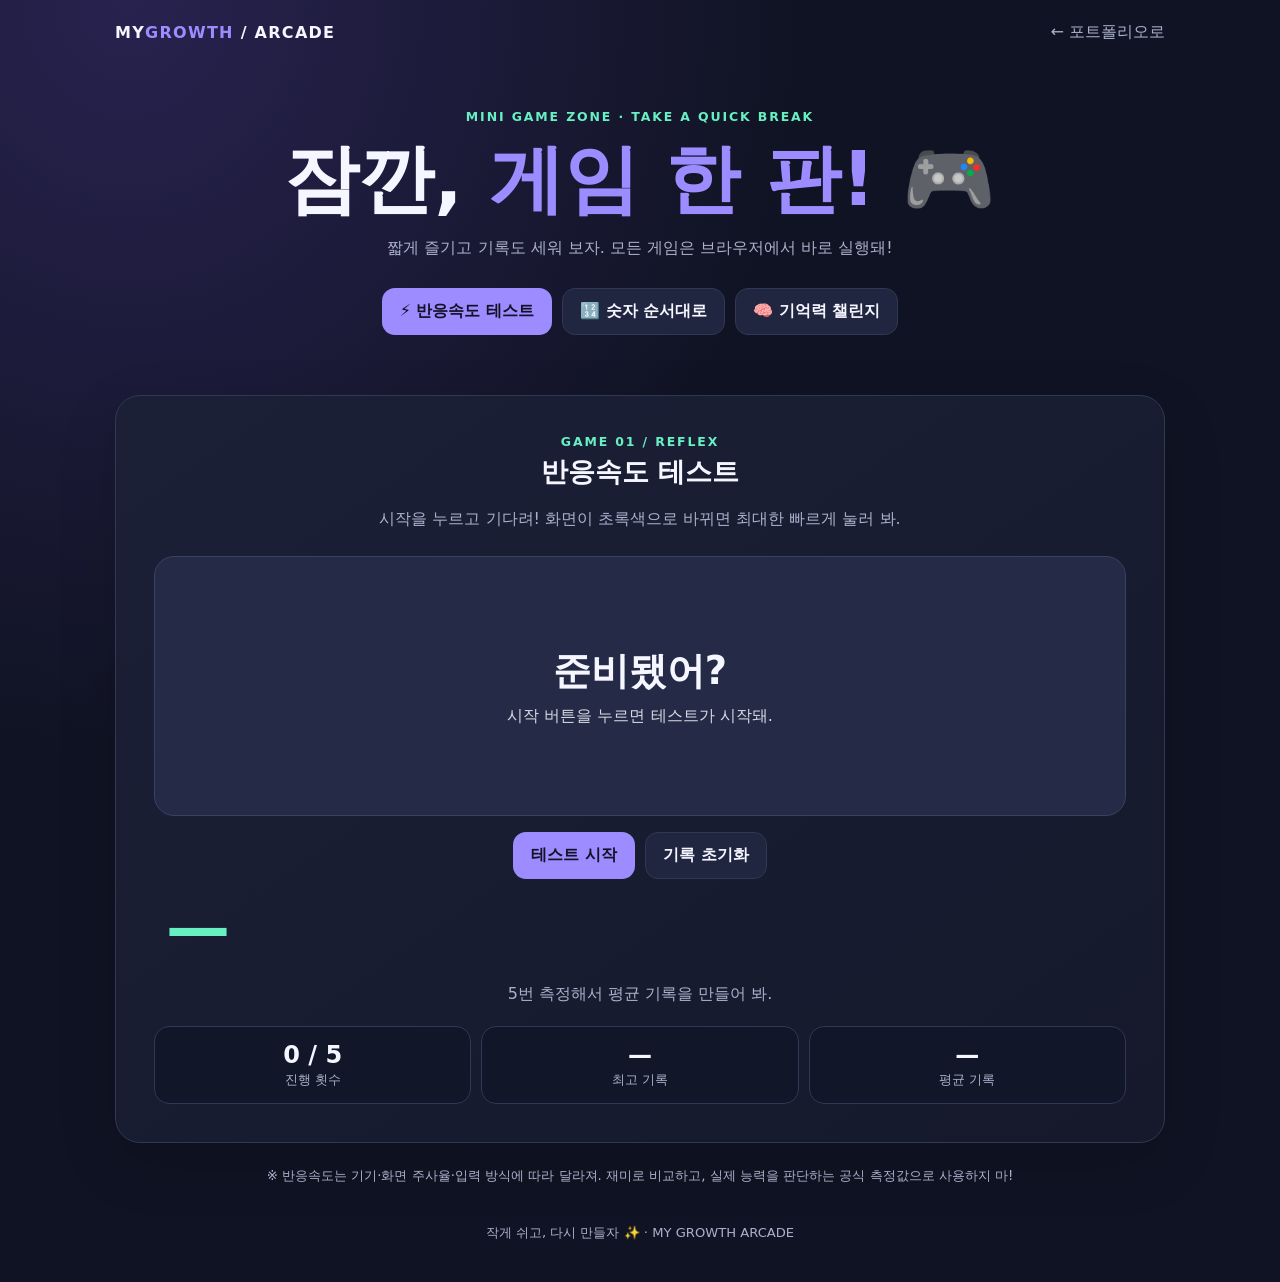
<file: games/index.html>
<!doctype html>
<html lang="ko">
<head>
<meta charset="utf-8"><meta name="viewport" content="width=device-width,initial-scale=1">
<meta name="theme-color" content="#101323"><title>잠깐 게임 한 판! | MY GROWTH</title>
<style>
:root{color-scheme:dark;--bg:#101323;--panel:#191e33;--line:#303854;--text:#f5f6ff;--muted:#aab1cc;--purple:#9c8cff;--mint:#67f0c1;--yellow:#ffd66b;--red:#ff7188}
*{box-sizing:border-box}body{margin:0;background:radial-gradient(ellipse at 10% 0%,#28224f 0,transparent 42%),var(--bg);color:var(--text);font-family:Inter,"Noto Sans KR",system-ui,sans-serif;min-height:100vh}a{color:inherit}.wrap{width:min(1050px,92%);margin:auto}.top{display:flex;justify-content:space-between;align-items:center;padding:22px 0}.brand{font-weight:900;letter-spacing:.08em;text-decoration:none}.brand span{color:var(--purple)}.back{color:var(--muted);text-decoration:none}.hero{text-align:center;padding:44px 0 28px}.eyebrow{color:var(--mint);font-size:.78rem;font-weight:800;letter-spacing:.15em}.hero h1{font-size:clamp(2.4rem,7vw,4.7rem);line-height:1.04;margin:16px 0}.hero h1 em{font-style:normal;color:var(--purple)}.hero p{color:var(--muted);line-height:1.8}.tabs{display:flex;justify-content:center;gap:10px;flex-wrap:wrap;margin:25px 0 32px}.tab,button{font:inherit;cursor:pointer;border:1px solid var(--line);border-radius:13px;padding:12px 17px;color:var(--text);background:#202640;font-weight:750;transition:.18s}.tab.active,button.primary{background:var(--purple);color:#141126;border-color:transparent}.tab:hover,button:hover{transform:translateY(-1px);filter:brightness(1.1)}.panel{display:none;background:linear-gradient(145deg,#1b2037,#15192b);border:1px solid var(--line);border-radius:25px;padding:clamp(20px,4vw,38px);margin-bottom:24px;box-shadow:0 20px 60px #0002}.panel.active{display:block}.panel-head{text-align:center}.panel h2{font-size:1.7rem;margin:5px 0 8px}.muted{color:var(--muted);line-height:1.65}.arena{height:260px;border-radius:20px;margin:24px 0 16px;display:flex;align-items:center;justify-content:center;text-align:center;padding:20px;background:#252b46;border:1px solid #3a4262;user-select:none;touch-action:manipulation}.arena.wait{background:#bd465d;cursor:pointer}.arena.ready{background:#48d5a3;color:#10251f;cursor:pointer}.arena.done{background:#3b326b}.arena h3{font-size:clamp(1.4rem,4vw,2.4rem);margin:0 0 9px}.arena p{margin:0;opacity:.86}.result{font-size:clamp(2.4rem,8vw,4rem);font-weight:900;color:var(--mint);margin:12px}.row{display:flex;gap:10px;justify-content:center;flex-wrap:wrap}.stats{display:grid;grid-template-columns:repeat(3,1fr);gap:10px;margin-top:18px}.stat{background:#111628;border:1px solid var(--line);border-radius:15px;padding:14px;text-align:center}.stat b{display:block;font-size:1.5rem}.stat span{font-size:.8rem;color:var(--muted)}.number-grid{display:grid;grid-template-columns:repeat(5,1fr);gap:9px;max-width:540px;margin:22px auto}.num{aspect-ratio:1;padding:0;font-size:1.3rem;background:#252b46}.num.hit{background:var(--mint);color:#10251f}.num:disabled{opacity:.75}.sequence{display:flex;justify-content:center;gap:9px;flex-wrap:wrap;min-height:55px;margin:20px 0}.bubble{width:48px;height:48px;border-radius:14px;background:#2b3150;display:grid;place-items:center;font-size:1.3rem;font-weight:900}.bubble.show{background:var(--purple);color:#151126}.bubble.good{background:var(--mint);color:#10251f}.bubble.bad{background:var(--red);color:#280d15}.note{font-size:.83rem;color:var(--muted);text-align:center;margin-top:20px}.footer{text-align:center;color:var(--muted);font-size:.82rem;padding:26px 0 40px}.hidden{display:none!important}@media(max-width:550px){.arena{height:220px}.stats{grid-template-columns:1fr 1fr}.number-grid{gap:6px}.num{border-radius:10px;padding:0}.top{gap:12px}}
</style>
</head>
<body><div class="wrap">
<header class="top"><a class="brand" href="../">MY<span>GROWTH</span> / ARCADE</a><a class="back" href="../">← 포트폴리오로</a></header>
<section class="hero"><div class="eyebrow">MINI GAME ZONE · TAKE A QUICK BREAK</div><h1>잠깐, <em>게임 한 판!</em> 🎮</h1><p>짧게 즐기고 기록도 세워 보자. 모든 게임은 브라우저에서 바로 실행돼!</p>
<div class="tabs"><button class="tab active" data-panel="reaction">⚡ 반응속도 테스트</button><button class="tab" data-panel="numbers">🔢 숫자 순서대로</button><button class="tab" data-panel="memory">🧠 기억력 챌린지</button></div></section>
<section class="panel active" id="reaction"><div class="panel-head"><div class="eyebrow">GAME 01 / REFLEX</div><h2>반응속도 테스트</h2><p class="muted">시작을 누르고 기다려! 화면이 초록색으로 바뀌면 최대한 빠르게 눌러 봐.</p></div>
<div id="arena" class="arena"><div><h3 id="arenaTitle">준비됐어?</h3><p id="arenaText">시작 버튼을 누르면 테스트가 시작돼.</p></div></div>
<div class="row"><button class="primary" id="startReaction">테스트 시작</button><button id="resetReaction">기록 초기화</button></div>
<div class="result" id="reactionResult">—</div><p class="muted" id="reactionMessage" style="text-align:center">5번 측정해서 평균 기록을 만들어 봐.</p>
<div class="stats"><div class="stat"><b id="attempts">0 / 5</b><span>진행 횟수</span></div><div class="stat"><b id="best">—</b><span>최고 기록</span></div><div class="stat"><b id="average">—</b><span>평균 기록</span></div></div></section>
<section class="panel" id="numbers"><div class="panel-head"><div class="eyebrow">GAME 02 / NUMBER RUSH</div><h2>숫자 순서대로!</h2><p class="muted">섞여 있는 숫자를 1부터 20까지 차례대로 눌러 봐. 얼마나 빨리 끝낼 수 있을까?</p></div>
<div class="row"><button class="primary" id="startNumbers">새 게임</button><span class="stat" style="min-width:120px"><b id="numberNext">1 / 20</b><span>다음 숫자</span></span><span class="stat" style="min-width:120px"><b id="numberTime">0.0초</b><span>걸린 시간</span></span></div><div id="numberGrid" class="number-grid"></div><p id="numberMessage" class="muted" style="text-align:center">새 게임을 눌러 시작!</p></section>
<section class="panel" id="memory"><div class="panel-head"><div class="eyebrow">GAME 03 / MEMORY</div><h2>기억력 챌린지</h2><p class="muted">불빛이 켜지는 순서를 기억하고 같은 순서로 따라 눌러 봐. 한 단계씩 길어져!</p></div>
<div class="row"><button class="primary" id="startMemory">챌린지 시작</button><span class="stat" style="min-width:130px"><b id="memoryLevel">레벨 0</b><span>현재 레벨</span></span></div><div class="sequence" id="sequence"></div><div class="number-grid" id="memoryGrid" style="grid-template-columns:repeat(2,minmax(90px,150px));justify-content:center"><button class="num" data-color="0">🟣</button><button class="num" data-color="1">🟢</button><button class="num" data-color="2">🟡</button><button class="num" data-color="3">🔵</button></div><p id="memoryMessage" class="muted" style="text-align:center">시작을 누르면 순서를 보여 줄게.</p></section>
<p class="note">※ 반응속도는 기기·화면 주사율·입력 방식에 따라 달라져. 재미로 비교하고, 실제 능력을 판단하는 공식 측정값으로 사용하지 마!</p>
<footer class="footer">작게 쉬고, 다시 만들자 ✨ · MY GROWTH ARCADE</footer>
</div>
<script>
const $=id=>document.getElementById(id);
document.querySelectorAll('.tab').forEach(b=>b.addEventListener('click',()=>{document.querySelectorAll('.tab').forEach(x=>x.classList.toggle('active',x===b));document.querySelectorAll('.panel').forEach(x=>x.classList.toggle('active',x.id===b.dataset.panel))}));
let reactionState='idle',reactionTimer=null,goAt=0,times=[],bestTime=null;
function paintArena(state,title,text){const a=$('arena');a.className='arena '+state;$('arenaTitle').textContent=title;$('arenaText').textContent=text}
function startReaction(){clearTimeout(reactionTimer);if(reactionState==='wait'||reactionState==='ready')return;reactionState='wait';paintArena('wait','기다려…','초록색으로 바뀌기 전에는 누르면 안 돼!');$('startReaction').textContent='대기 중…';reactionTimer=setTimeout(()=>{reactionState='ready';goAt=performance.now();paintArena('ready','지금 클릭!','초록색이 됐어! 바로 눌러!')},900+Math.random()*3200)}
function tapArena(){if(reactionState==='wait'){clearTimeout(reactionTimer);reactionState='idle';paintArena('done','너무 빨라! 😅','초록색이 되기 전에 눌렀어. 다시 시작해 봐.');$('startReaction').textContent='다시 도전';$('reactionResult').textContent='실격';$('reactionMessage').textContent='신호가 바뀔 때까지 기다려야 해.';return}if(reactionState==='ready'){const ms=Math.round(performance.now()-goAt);times.push(ms);if(bestTime===null||ms<bestTime)bestTime=ms;reactionState='done';paintArena('done','측정 완료!','반응속도 기록이 저장됐어.');$('reactionResult').textContent=ms+' ms';$('reactionMessage').textContent=times.length<5?'좋아! '+(5-times.length)+'번 더 측정해서 평균을 내 보자.': '5회 완료! 다시 시작하면 새 기록에 도전할 수 있어.';$('attempts').textContent=Math.min(times.length,5)+' / 5';$('best').textContent=bestTime+' ms';$('average').textContent=Math.round(times.reduce((a,b)=>a+b,0)/times.length)+' ms';$('startReaction').textContent=times.length>=5?'다시 도전':'다음 측정';if(times.length>=5)$('startReaction').textContent='새 기록 도전'}}
$('arena').addEventListener('click',tapArena);$('arena').addEventListener('touchstart',e=>{if(reactionState==='ready'){e.preventDefault();tapArena()}},{passive:false});
$('startReaction').addEventListener('click',()=>{if(times.length>=5){times=[];$('attempts').textContent='0 / 5';$('best').textContent='—';$('average').textContent='—';bestTime=null}$('reactionResult').textContent='—';$('reactionMessage').textContent='초록색으로 바뀌면 눌러!';startReaction()});
$('resetReaction').addEventListener('click',()=>{clearTimeout(reactionTimer);reactionState='idle';times=[];bestTime=null;$('attempts').textContent='0 / 5';$('best').textContent='—';$('average').textContent='—';$('reactionResult').textContent='—';$('reactionMessage').textContent='5번 측정해서 평균 기록을 만들어 봐.';$('startReaction').textContent='테스트 시작';paintArena('','준비됐어?','시작 버튼을 누르면 테스트가 시작돼.')});
let nextNum=1,numStart=0,numInterval=null;
function newNumbers(){clearInterval(numInterval);nextNum=1;numStart=performance.now();const nums=Array.from({length:20},(_,i)=>i+1).sort(()=>Math.random()-.5);$('numberGrid').innerHTML='';$('numberNext').textContent='1 / 20';$('numberTime').textContent='0.0초';$('numberMessage').textContent='시작! 1부터 순서대로 눌러 봐.';nums.forEach(n=>{const b=document.createElement('button');b.className='num';b.textContent=n;b.addEventListener('click',()=>{if(n!==nextNum){$('numberMessage').textContent='앗, '+nextNum+'을(를) 먼저 찾아 줘!';return}b.classList.add('hit');b.disabled=true;nextNum++;$('numberNext').textContent=Math.min(nextNum,20)+' / 20';if(nextNum===21){clearInterval(numInterval);$('numberTime').textContent=((performance.now()-numStart)/1000).toFixed(2)+'초';$('numberMessage').textContent='클리어! 멋진 집중력이야 🏆'}else $('numberMessage').textContent='정답! 다음은 '+nextNum;});$('numberGrid').appendChild(b)});numInterval=setInterval(()=>{if(nextNum<=20)$('numberTime').textContent=((performance.now()-numStart)/1000).toFixed(1)+'초'},100)}
$('startNumbers').addEventListener('click',newNumbers);
const colors=['🟣','🟢','🟡','🔵'];let seq=[],inputSeq=[],memLevel=0,acceptInput=false;
const memButtons=[...document.querySelectorAll('[data-color]')];
function renderSequence(showCount=seq.length){$('sequence').innerHTML='';seq.slice(0,showCount).forEach((v,i)=>{const s=document.createElement('span');s.className='bubble';s.textContent=colors[v];$('sequence').appendChild(s)})}
function flashColor(i){return new Promise(resolve=>{const b=memButtons[i];b.style.filter='brightness(2)';b.style.transform='scale(1.08)';setTimeout(()=>{b.style.filter='';b.style.transform='';resolve()},360)})}
async function showSequence(){acceptInput=false;$('memoryMessage').textContent='순서를 잘 기억해!';renderSequence();for(const i of seq){await new Promise(r=>setTimeout(r,240));await flashColor(i);await new Promise(r=>setTimeout(r,120))}acceptInput=true;inputSeq=[];$('memoryMessage').textContent='이제 같은 순서로 눌러 봐!'}
function startMemory(){seq=[];memLevel=0;$('memoryLevel').textContent='레벨 0';$('startMemory').textContent='처음부터 다시';nextMemory()}
function nextMemory(){acceptInput=false;seq.push(Math.floor(Math.random()*4));memLevel=seq.length;$('memoryLevel').textContent='레벨 '+memLevel;showSequence()}
memButtons.forEach(b=>b.addEventListener('click',async()=>{if(!acceptInput)return;const v=Number(b.dataset.color);await flashColor(v);inputSeq.push(v);const i=inputSeq.length-1;if(inputSeq[i]!==seq[i]){acceptInput=false;$('memoryMessage').textContent='아쉽다! 레벨 '+Math.max(0,memLevel-1)+'까지 성공했어. 다시 도전해 봐!';return}if(inputSeq.length===seq.length){acceptInput=false;$('memoryMessage').textContent='정답! 다음 레벨 준비…';setTimeout(nextMemory,650)}}));
$('startMemory').addEventListener('click',startMemory);
</script></body></html>
</file>
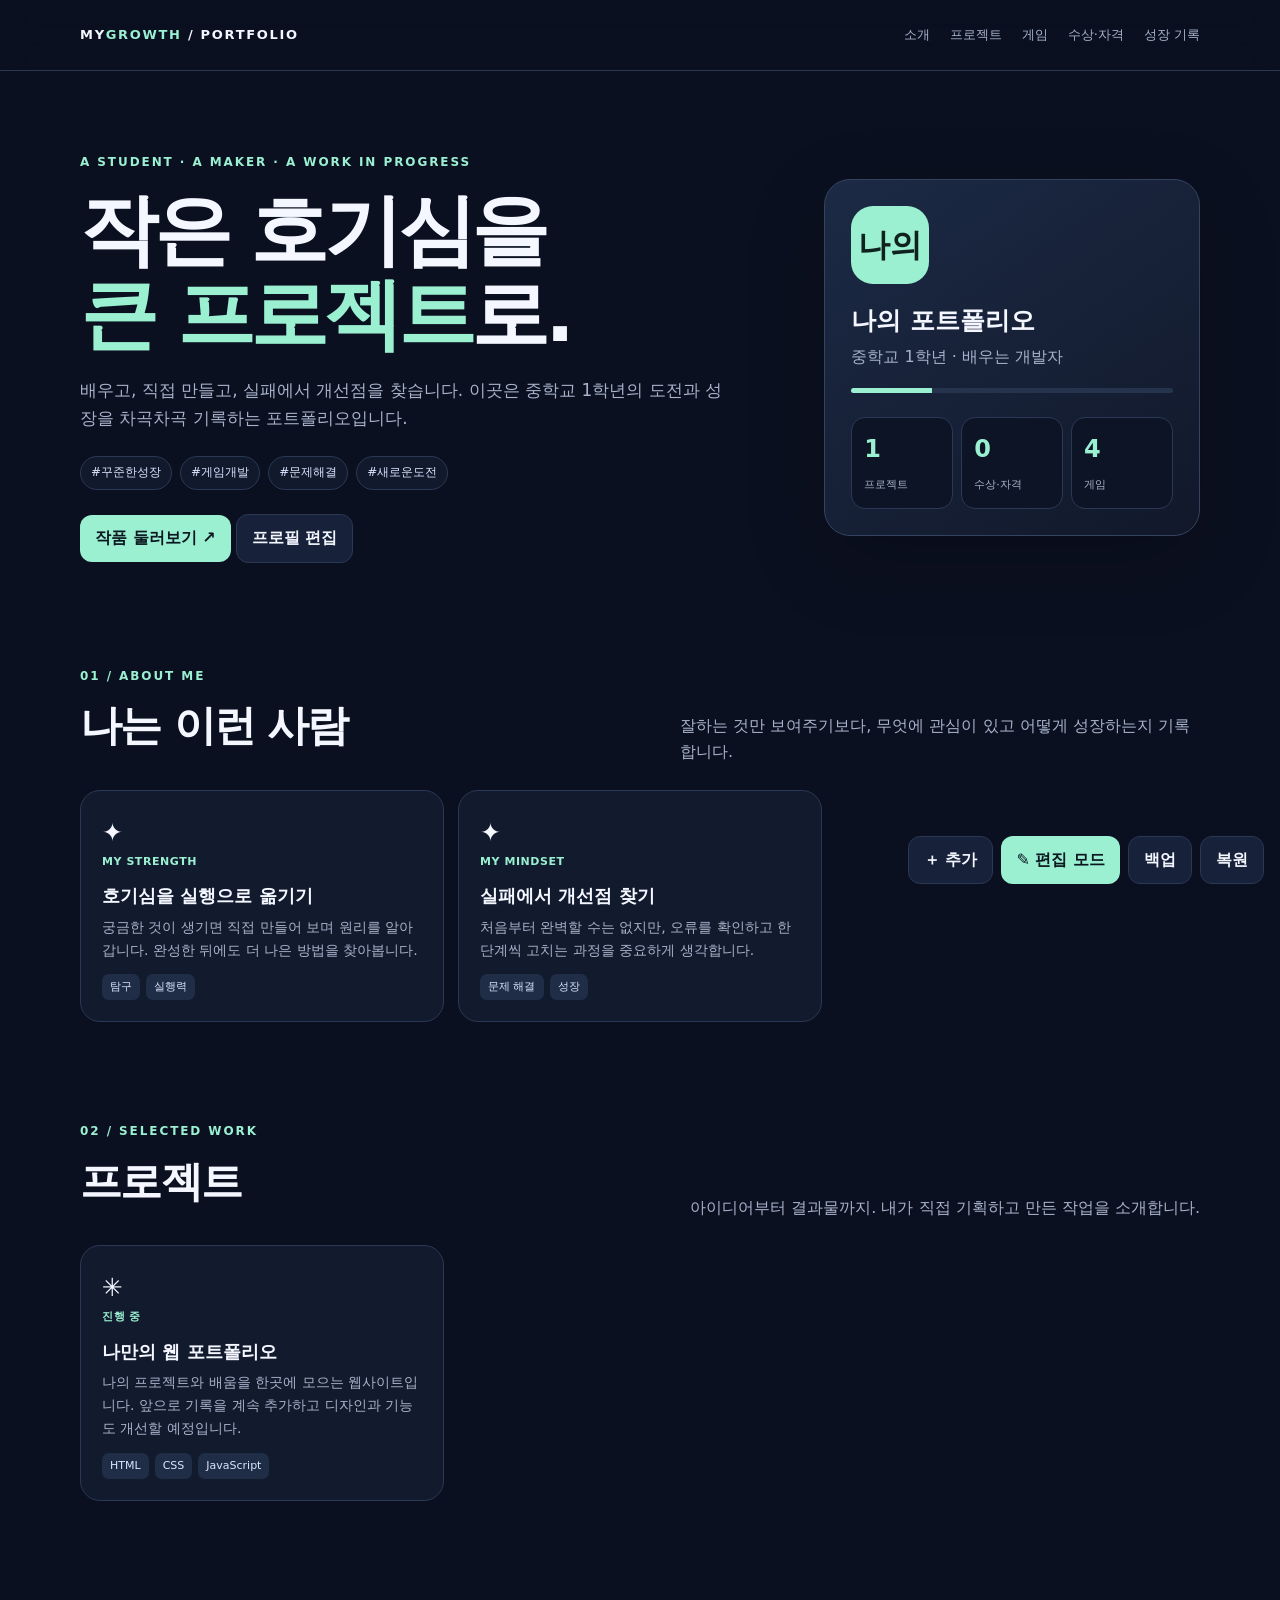
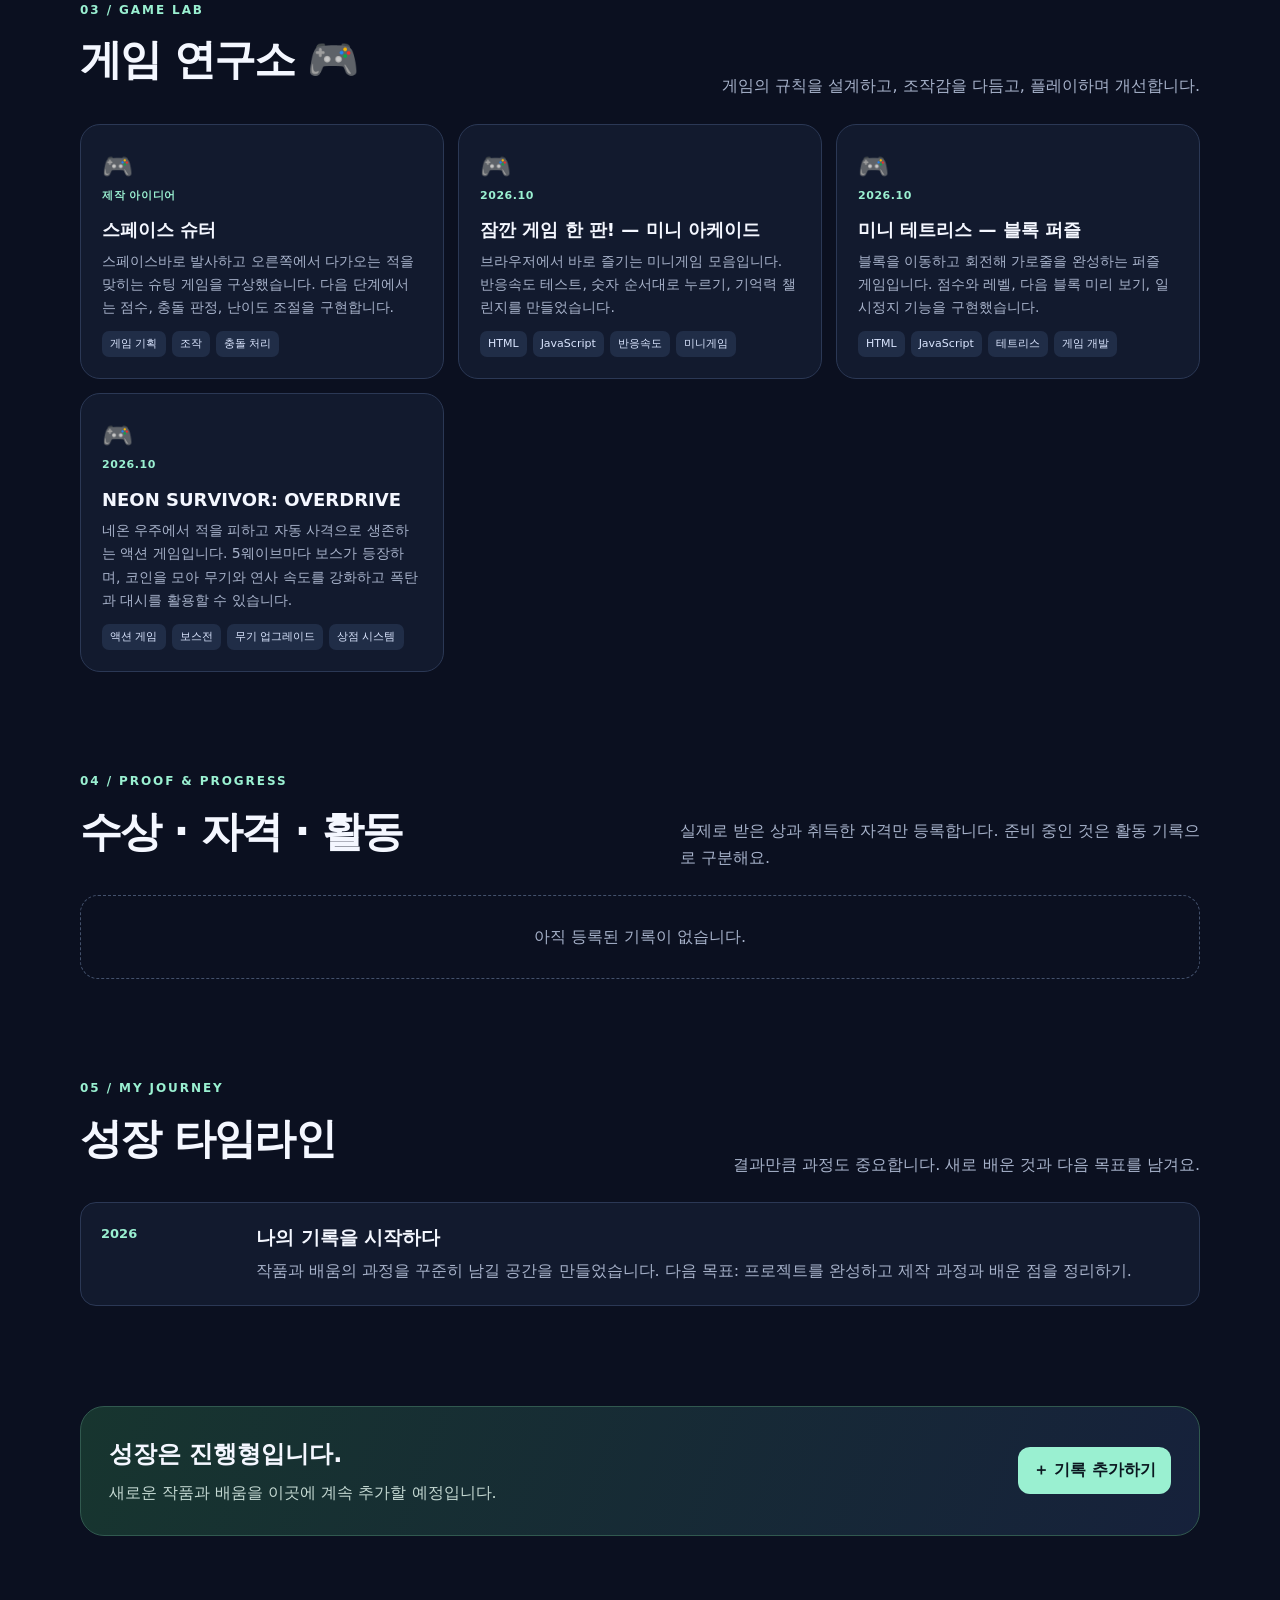
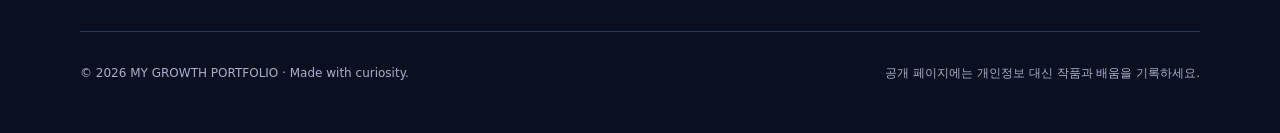
<file: portfolio/index.html>
<!doctype html>
<html lang="ko">
<head>
<meta charset="utf-8">
<meta name="viewport" content="width=device-width,initial-scale=1">
<meta name="theme-color" content="#10172a">
<title>MY GROWTH — 학생 포트폴리오</title>
<style>
:root{--bg:#0b1020;--panel:#121a2e;--panel2:#172139;--text:#f4f7ff;--muted:#a7b2ca;--line:#2b3855;--accent:#9af0d1;--blue:#9bb8ff;--gold:#ffd78a}
*{box-sizing:border-box}html{scroll-behavior:smooth}body{margin:0;background:var(--bg);color:var(--text);font-family:Inter,Pretendard,"Noto Sans KR",system-ui,sans-serif;line-height:1.65}a{color:inherit}.wrap{width:min(1120px,calc(100% - 36px));margin:auto}.top{position:sticky;top:0;z-index:10;background:#0b1020eF;border-bottom:1px solid var(--line);backdrop-filter:blur(16px)}.nav{min-height:70px;display:flex;align-items:center;justify-content:space-between;gap:18px}.brand{font-weight:900;letter-spacing:.13em;font-size:13px}.brand span{color:var(--accent)}nav{display:flex;gap:20px;flex-wrap:wrap}nav a{text-decoration:none;color:var(--muted);font-size:13px}nav a:hover{color:var(--accent)}button,.btn{font:inherit;cursor:pointer;border:0;border-radius:12px;padding:10px 15px;font-weight:800;text-decoration:none;display:inline-flex;align-items:center;justify-content:center;gap:8px}.primary{background:var(--accent);color:#0b1720}.secondary{background:var(--panel2);border:1px solid var(--line);color:var(--text)}.hero{padding:82px 0 54px;display:grid;grid-template-columns:1.5fr .8fr;gap:40px;align-items:center}.eyebrow{color:var(--accent);font-weight:800;font-size:12px;letter-spacing:.16em;text-transform:uppercase}.hero h1{font-size:clamp(42px,7vw,78px);letter-spacing:-.055em;line-height:1.08;margin:15px 0 20px}.hero h1 em{font-style:normal;color:var(--accent)}.lead{color:var(--muted);font-size:17px;max-width:650px}.chips{display:flex;gap:8px;flex-wrap:wrap;margin:24px 0}.chip{font-size:12px;color:#d8e4ff;border:1px solid var(--line);background:#111a2d;padding:6px 10px;border-radius:999px}.profile-card{background:linear-gradient(145deg,#1c2a45,#11182a);border:1px solid #34435f;border-radius:26px;padding:26px;box-shadow:0 25px 80px #0003}.avatar{width:78px;height:78px;border-radius:22px;background:var(--accent);color:#10221e;display:grid;place-items:center;font-size:32px;font-weight:900}.profile-card h2{margin:16px 0 2px;font-size:25px}.profile-card p{margin:0;color:var(--muted)}.statgrid{display:grid;grid-template-columns:repeat(3,1fr);gap:8px;margin-top:24px}.stat{background:#0d1425;border:1px solid var(--line);padding:12px;border-radius:14px}.stat b{display:block;font-size:24px;color:var(--accent)}.stat span{font-size:11px;color:var(--muted)}section{padding:50px 0;scroll-margin-top:80px}.section-head{display:flex;justify-content:space-between;align-items:end;gap:20px;margin-bottom:24px}.section-head h2{font-size:clamp(28px,4vw,42px);letter-spacing:-.04em;margin:5px 0}.section-head p{margin:0;color:var(--muted);max-width:520px}.grid{display:grid;grid-template-columns:repeat(3,minmax(0,1fr));gap:14px}.card{background:var(--panel);border:1px solid var(--line);border-radius:20px;padding:21px;min-width:0}.card:hover{border-color:#607394}.card .icon{font-size:25px}.card h3{margin:10px 0 5px;font-size:18px}.card p{color:var(--muted);font-size:14px;margin:0 0 12px;white-space:pre-wrap;overflow-wrap:anywhere}.meta{color:var(--accent);font-size:11px;font-weight:800;letter-spacing:.05em}.tagrow{display:flex;flex-wrap:wrap;gap:6px;margin-top:12px}.tag{background:#202d47;color:#dbe6ff;padding:4px 8px;border-radius:7px;font-size:11px}.empty{border:1px dashed #43516c;border-radius:18px;padding:28px;color:var(--muted);text-align:center;grid-column:1/-1}.timeline{display:grid;gap:12px}.timeline-item{display:grid;grid-template-columns:135px 1fr;gap:20px;padding:20px;background:var(--panel);border:1px solid var(--line);border-radius:16px}.timeline-date{color:var(--accent);font-weight:800;font-size:13px}.timeline-item h3{margin:0 0 4px}.timeline-item p{margin:0;color:var(--muted);white-space:pre-wrap}.callout{background:linear-gradient(110deg,#17352f,#16213b);border:1px solid #31594f;border-radius:24px;padding:28px;display:flex;justify-content:space-between;gap:20px;align-items:center}.callout h3{font-size:24px;margin:0 0 6px}.callout p{color:#c4d8d2;margin:0}.footer{padding:32px 0 50px;color:var(--muted);font-size:12px;border-top:1px solid var(--line);margin-top:45px;display:flex;justify-content:space-between;gap:16px;flex-wrap:wrap}.editbar{position:fixed;bottom:16px;right:16px;z-index:20;display:flex;gap:8px;flex-wrap:wrap;justify-content:end}.modal{position:fixed;inset:0;z-index:30;background:#050914d9;display:none;align-items:center;justify-content:center;padding:18px}.modal.open{display:flex}.dialog{width:min(620px,100%);max-height:90vh;overflow:auto;background:#111a2d;border:1px solid #3a4968;border-radius:22px;padding:24px}.dialog h2{margin-top:0}.field{display:grid;gap:6px;margin:13px 0}.field label{font-size:12px;color:var(--muted);font-weight:800}.field input,.field textarea,.field select{width:100%;background:#0a1120;color:var(--text);border:1px solid #35435e;border-radius:10px;padding:11px;font:inherit}.field textarea{min-height:90px;resize:vertical}.formrow{display:grid;grid-template-columns:1fr 1fr;gap:12px}.dialog-actions{display:flex;gap:8px;justify-content:end;flex-wrap:wrap;margin-top:20px}.notice{font-size:12px;color:var(--gold);margin-top:10px}.hidden{display:none!important}.edit-actions{display:flex;gap:6px;margin-top:12px}.edit-actions button{padding:6px 9px;font-size:11px}.progress{height:5px;background:#26334d;border-radius:9px;overflow:hidden;margin-top:18px}.progress span{display:block;height:100%;width:25%;background:var(--accent)}@media(max-width:800px){.hero{grid-template-columns:1fr;padding-top:55px}.grid{grid-template-columns:repeat(2,minmax(0,1fr))}nav{gap:10px}.profile-card{max-width:500px}}@media(max-width:540px){.wrap{width:min(100% - 24px,1120px)}.nav{padding:12px 0;align-items:flex-start}.brand{padding-top:6px}nav{max-width:235px;justify-content:end}.hero h1{font-size:44px}.grid{grid-template-columns:1fr}.timeline-item{grid-template-columns:1fr;gap:5px}.section-head{align-items:flex-start;flex-direction:column}.statgrid{grid-template-columns:repeat(3,1fr)}.callout{align-items:flex-start;flex-direction:column}.editbar{right:10px;bottom:10px}.formrow{grid-template-columns:1fr}}
</style>
</head>
<body>
<header class="top"><div class="wrap nav"><a class="brand" href="#home" style="text-decoration:none">MY<span>GROWTH</span> / PORTFOLIO</a><nav><a href="#about">소개</a><a href="#projects">프로젝트</a><a href="#games">게임</a><a href="#awards">수상·자격</a><a href="#journey">성장 기록</a></nav></div></header>
<main id="home" class="wrap">
<div class="hero"><div><div class="eyebrow">A STUDENT · A MAKER · A WORK IN PROGRESS</div><h1>작은 호기심을<br><em>큰 프로젝트</em>로.</h1><p class="lead" id="introText">배우고, 직접 만들고, 실패에서 개선점을 찾습니다. 이곳은 중학교 1학년의 도전과 성장을 차곡차곡 기록하는 포트폴리오입니다.</p><div class="chips"><span class="chip">#꾸준한성장</span><span class="chip">#게임개발</span><span class="chip">#문제해결</span><span class="chip">#새로운도전</span></div><a class="btn primary" href="#projects">작품 둘러보기 ↗</a> <button class="secondary" onclick="openProfile()">프로필 편집</button></div>
<aside class="profile-card"><div class="avatar" id="avatar">MG</div><h2 id="studentName">나의 포트폴리오</h2><p id="studentRole">중학교 1학년 · 배우는 개발자</p><div class="progress"><span></span></div><div class="statgrid"><div class="stat"><b id="projectCount">0</b><span>프로젝트</span></div><div class="stat"><b id="awardCount">0</b><span>수상·자격</span></div><div class="stat"><b id="gameCount">0</b><span>게임</span></div></div></aside></div>
<section id="about"><div class="section-head"><div><div class="eyebrow">01 / ABOUT ME</div><h2>나는 이런 사람</h2></div><p>잘하는 것만 보여주기보다, 무엇에 관심이 있고 어떻게 성장하는지 기록합니다.</p></div><div class="grid" id="aboutGrid"></div></section>
<section id="projects"><div class="section-head"><div><div class="eyebrow">02 / SELECTED WORK</div><h2>프로젝트</h2></div><p>아이디어부터 결과물까지. 내가 직접 기획하고 만든 작업을 소개합니다.</p></div><div class="grid" id="projectGrid"></div></section>
<section id="games"><div class="section-head"><div><div class="eyebrow">03 / GAME LAB</div><h2>게임 연구소 🎮</h2></div><p>게임의 규칙을 설계하고, 조작감을 다듬고, 플레이하며 개선합니다.</p></div><div class="grid" id="gameGrid"></div></section>
<section id="awards"><div class="section-head"><div><div class="eyebrow">04 / PROOF & PROGRESS</div><h2>수상 · 자격 · 활동</h2></div><p>실제로 받은 상과 취득한 자격만 등록합니다. 준비 중인 것은 활동 기록으로 구분해요.</p></div><div class="grid" id="awardGrid"></div></section>
<section id="journey"><div class="section-head"><div><div class="eyebrow">05 / MY JOURNEY</div><h2>성장 타임라인</h2></div><p>결과만큼 과정도 중요합니다. 새로 배운 것과 다음 목표를 남겨요.</p></div><div class="timeline" id="timeline"></div></section>
<section><div class="callout"><div><h3>성장은 진행형입니다.</h3><p>새로운 작품과 배움을 이곳에 계속 추가할 예정입니다.</p></div><button class="primary" onclick="openEntry()">＋ 기록 추가하기</button></div></section>
</main>
<footer class="wrap footer"><span>© <span id="year"></span> MY GROWTH PORTFOLIO · Made with curiosity.</span><span>공개 페이지에는 개인정보 대신 작품과 배움을 기록하세요.</span></footer>
<div class="editbar"><button class="secondary" onclick="openEntry()">＋ 추가</button><button class="primary" onclick="toggleEdit()" id="editToggle">✎ 편집 모드</button><button class="secondary" onclick="exportData()">백업</button><button class="secondary" onclick="document.getElementById('importFile').click()">복원</button><input id="importFile" type="file" accept="application/json" class="hidden" onchange="importData(event)"></div>
<div class="modal" id="entryModal"><div class="dialog"><h2 id="entryTitle">새 기록 추가</h2><form id="entryForm"><input type="hidden" id="entryId"><div class="field"><label for="entryType">분류</label><select id="entryType"><option value="project">프로젝트</option><option value="game">게임</option><option value="award">수상·자격·활동</option><option value="journey">성장 기록</option><option value="about">나의 강점</option></select></div><div class="field"><label for="entryName">제목 *</label><input id="entryName" required maxlength="90" placeholder="예: 스페이스 슈터 게임"></div><div class="formrow"><div class="field"><label for="entryDate">날짜 / 기간</label><input id="entryDate" maxlength="40" placeholder="예: 2026.08"></div><div class="field"><label for="entryTag">태그 (쉼표로 구분)</label><input id="entryTag" maxlength="120" placeholder="예: HTML, JavaScript"></div></div><div class="field"><label for="entryDesc">설명 · 내가 한 일 · 배운 점</label><textarea id="entryDesc" maxlength="1200" placeholder="무엇을 만들었나요? 어떤 문제를 해결했고 무엇을 배웠나요?"></textarea></div><div class="field"><label for="entryLink">작품 / 증빙 링크 (선택)</label><input id="entryLink" type="url" placeholder="https://..."></div><p class="notice">실제로 한 활동만 기록하세요. 학교명, 주소, 전화번호 등 개인정보는 공개하지 않는 것을 권장합니다.</p><div class="dialog-actions"><button type="button" class="secondary" onclick="closeModal()">취소</button><button type="submit" class="primary">저장하기</button></div></form></div></div>
<div class="modal" id="profileModal"><div class="dialog"><h2>프로필 편집</h2><div class="field"><label>표시 이름 (별명 사용 가능)</label><input id="pName" maxlength="40"></div><div class="field"><label>한 줄 소개</label><input id="pRole" maxlength="80"></div><div class="field"><label>소개글</label><textarea id="pIntro" maxlength="500"></textarea></div><div class="dialog-actions"><button class="secondary" onclick="closeModal()">취소</button><button class="primary" onclick="saveProfile()">저장</button></div></div></div>
<script>
const KEY='my-growth-portfolio-v1';
const starter={profile:{name:'나의 포트폴리오',role:'중학교 1학년 · 배우는 개발자',intro:'배우고, 직접 만들고, 실패에서 개선점을 찾습니다. 이곳은 중학교 1학년의 도전과 성장을 차곡차곡 기록하는 포트폴리오입니다.'},entries:[
{id:'a1',type:'about',name:'호기심을 실행으로 옮기기',date:'MY STRENGTH',tags:['탐구','실행력'],desc:'궁금한 것이 생기면 직접 만들어 보며 원리를 알아갑니다. 완성한 뒤에도 더 나은 방법을 찾아봅니다.'},
{id:'a2',type:'about',name:'실패에서 개선점 찾기',date:'MY MINDSET',tags:['문제 해결','성장'],desc:'처음부터 완벽할 수는 없지만, 오류를 확인하고 한 단계씩 고치는 과정을 중요하게 생각합니다.'},
{id:'p1',type:'project',name:'나만의 웹 포트폴리오',date:'진행 중',tags:['HTML','CSS','JavaScript'],desc:'나의 프로젝트와 배움을 한곳에 모으는 웹사이트입니다. 앞으로 기록을 계속 추가하고 디자인과 기능도 개선할 예정입니다.'},
{id:'g1',type:'game',name:'스페이스 슈터',date:'제작 아이디어',tags:['게임 기획','조작','충돌 처리'],desc:'스페이스바로 발사하고 오른쪽에서 다가오는 적을 맞히는 슈팅 게임을 구상했습니다. 다음 단계에서는 점수, 충돌 판정, 난이도 조절을 구현합니다.'},
{id:'g2',type:'game',name:'잠깐 게임 한 판! — 미니 아케이드',date:'2026.10',tags:['HTML','JavaScript','반응속도','미니게임'],desc:'브라우저에서 바로 즐기는 미니게임 모음입니다. 반응속도 테스트, 숫자 순서대로 누르기, 기억력 챌린지를 만들었습니다.',link:'../games/'},
{id:'g3',type:'game',name:'미니 테트리스 — 블록 퍼즐',date:'2026.10',tags:['HTML','JavaScript','테트리스','게임 개발'],desc:'블록을 이동하고 회전해 가로줄을 완성하는 퍼즐 게임입니다. 점수와 레벨, 다음 블록 미리 보기, 일시정지 기능을 구현했습니다.',link:'../tetris/'},
{id:'g4',type:'game',name:'NEON SURVIVOR: OVERDRIVE',date:'2026.10',tags:['액션 게임','보스전','무기 업그레이드','상점 시스템'],desc:'네온 우주에서 적을 피하고 자동 사격으로 생존하는 액션 게임입니다. 5웨이브마다 보스가 등장하며, 코인을 모아 무기와 연사 속도를 강화하고 폭탄과 대시를 활용할 수 있습니다.',link:'../games/neon-survivor-overdrive.html'},
{id:'j1',type:'journey',name:'나의 기록을 시작하다',date:'2026',tags:['목표 설정'],desc:'작품과 배움의 과정을 꾸준히 남길 공간을 만들었습니다. 다음 목표: 프로젝트를 완성하고 제작 과정과 배운 점을 정리하기.'}
]};
let data=load(),editMode=false;
function load(){try{const saved=JSON.parse(localStorage.getItem(KEY));if(!saved)return JSON.parse(JSON.stringify(starter));saved.entries=Array.isArray(saved.entries)?saved.entries:[];for(const e of starter.entries){if(!saved.entries.some(x=>x.id===e.id))saved.entries.push(e)}saved.profile=saved.profile||JSON.parse(JSON.stringify(starter.profile));return saved}catch(e){return JSON.parse(JSON.stringify(starter))}}
function persist(){localStorage.setItem(KEY,JSON.stringify(data));render()}
function esc(s=''){return String(s).replace(/[&<>"']/g,c=>({'&':'&amp;','<':'&lt;','>':'&gt;','"':'&quot;',"'":'&#39;'}[c]))}
function safeLink(s=''){try{const u=new URL(s);return ['http:','https:'].includes(u.protocol)?u.href:''}catch(e){return ''}}
const types={about:{label:'ABOUT',icon:'✦'},project:{label:'PROJECT',icon:'✳'},game:{label:'GAME LAB',icon:'🎮'},award:{label:'AWARD / CERTIFICATE',icon:'🏅'},journey:{label:'JOURNEY',icon:'↗'}};
function card(e){const link=safeLink(e.link||'');return '<article class="card"><div class="icon">'+(types[e.type]?.icon||'✦')+'</div><div class="meta">'+esc(e.date||types[e.type]?.label||'RECORD')+'</div><h3>'+esc(e.name)+'</h3><p>'+esc(e.desc||'기록을 추가해 내용을 소개해 보세요.')+'</p>'+(link?'<a class="btn secondary" style="padding:7px 10px;font-size:12px" href="'+esc(link)+'" target="_blank" rel="noopener noreferrer">작품 보기 ↗</a>':'')+'<div class="tagrow">'+(e.tags||[]).filter(Boolean).map(t=>'<span class="tag">'+esc(t)+'</span>').join('')+'</div>'+(editMode?'<div class="edit-actions"><button class="secondary" onclick="editEntry(\''+esc(e.id)+'\')">수정</button><button class="secondary" onclick="deleteEntry(\''+esc(e.id)+'\')">삭제</button></div>':'')+'</article>'}
function empty(msg){return '<div class="empty">'+msg+(editMode?' · 아래 ＋ 추가 버튼으로 기록을 등록하세요.':'')+'</div>'}
function render(){const p=data.profile||starter.profile;document.title=(p.name||'MY GROWTH')+' — 학생 포트폴리오';document.getElementById('studentName').textContent=p.name||'나의 포트폴리오';document.getElementById('studentRole').textContent=p.role||'배우는 학생';document.getElementById('introText').textContent=p.intro||'';document.getElementById('avatar').textContent=(p.name||'MG').replace(/\s/g,'').slice(0,2).toUpperCase();document.getElementById('projectCount').textContent=data.entries.filter(e=>e.type==='project').length;document.getElementById('gameCount').textContent=data.entries.filter(e=>e.type==='game').length;document.getElementById('awardCount').textContent=data.entries.filter(e=>e.type==='award').length;for(const [type,id] of [['about','aboutGrid'],['project','projectGrid'],['game','gameGrid'],['award','awardGrid']]){const list=data.entries.filter(e=>e.type===type);document.getElementById(id).innerHTML=list.length?list.map(card).join(''):empty('아직 등록된 기록이 없습니다.');}const js=data.entries.filter(e=>e.type==='journey').sort((a,b)=>(b.date||'').localeCompare(a.date||''));document.getElementById('timeline').innerHTML=js.length?js.map(e=>'<article class="timeline-item"><div class="timeline-date">'+esc(e.date||'기록')+'</div><div><h3>'+esc(e.name)+'</h3><p>'+esc(e.desc||'')+'</p>'+(editMode?'<div class="edit-actions"><button class="secondary" onclick="editEntry(\''+esc(e.id)+'\')">수정</button><button class="secondary" onclick="deleteEntry(\''+esc(e.id)+'\')">삭제</button></div>':'')+'</div></article>').join(''):empty('성장 기록을 하나씩 쌓아 보세요.');document.getElementById('editToggle').textContent=editMode?'✓ 편집 모드 켜짐':'✎ 편집 모드';document.getElementById('year').textContent=new Date().getFullYear()}
function toggleEdit(){editMode=!editMode;render()}
function openEntry(){document.getElementById('entryForm').reset();document.getElementById('entryId').value='';document.getElementById('entryTitle').textContent='새 기록 추가';document.getElementById('entryModal').classList.add('open')}
function editEntry(id){const e=data.entries.find(x=>x.id===id);if(!e)return;document.getElementById('entryId').value=e.id;document.getElementById('entryType').value=e.type;document.getElementById('entryName').value=e.name;document.getElementById('entryDate').value=e.date||'';document.getElementById('entryTag').value=(e.tags||[]).join(', ');document.getElementById('entryDesc').value=e.desc||'';document.getElementById('entryLink').value=e.link||'';document.getElementById('entryTitle').textContent='기록 수정';document.getElementById('entryModal').classList.add('open')}
function deleteEntry(id){if(confirm('이 기록을 삭제할까요?')){data.entries=data.entries.filter(e=>e.id!==id);persist()}}
document.getElementById('entryForm').addEventListener('submit',e=>{e.preventDefault();const id=document.getElementById('entryId').value||('e'+Date.now());const item={id,type:document.getElementById('entryType').value,name:document.getElementById('entryName').value.trim(),date:document.getElementById('entryDate').value.trim(),tags:document.getElementById('entryTag').value.split(',').map(x=>x.trim()).filter(Boolean),desc:document.getElementById('entryDesc').value.trim(),link:safeLink(document.getElementById('entryLink').value.trim())};const i=data.entries.findIndex(x=>x.id===id);if(i>=0)data.entries[i]=item;else data.entries.unshift(item);persist();closeModal()});
function openProfile(){document.getElementById('pName').value=data.profile.name||'';document.getElementById('pRole').value=data.profile.role||'';document.getElementById('pIntro').value=data.profile.intro||'';document.getElementById('profileModal').classList.add('open')}
function saveProfile(){data.profile={name:document.getElementById('pName').value.trim()||'나의 포트폴리오',role:document.getElementById('pRole').value.trim(),intro:document.getElementById('pIntro').value.trim()};persist();closeModal()}
function closeModal(){document.querySelectorAll('.modal').forEach(m=>m.classList.remove('open'))}
document.querySelectorAll('.modal').forEach(m=>m.addEventListener('click',e=>{if(e.target===m)closeModal()}));
function exportData(){const blob=new Blob([JSON.stringify(data,null,2)],{type:'application/json'});const a=document.createElement('a');a.href=URL.createObjectURL(blob);a.download='my-growth-portfolio-backup.json';a.click();URL.revokeObjectURL(a.href)}
function importData(e){const f=e.target.files[0];if(!f)return;const r=new FileReader();r.onload=()=>{try{const v=JSON.parse(r.result);if(!v.profile||!Array.isArray(v.entries))throw Error('invalid');if(confirm('현재 브라우저의 기록을 백업 파일 내용으로 바꿀까요?')){data=v;persist();alert('복원이 완료되었습니다.')}}catch(err){alert('올바른 포트폴리오 백업 파일이 아닙니다.')}e.target.value=''};r.readAsText(f)}
document.addEventListener('keydown',e=>{if(e.key==='Escape')closeModal()});
render();
</script>
</body></html>
</file>
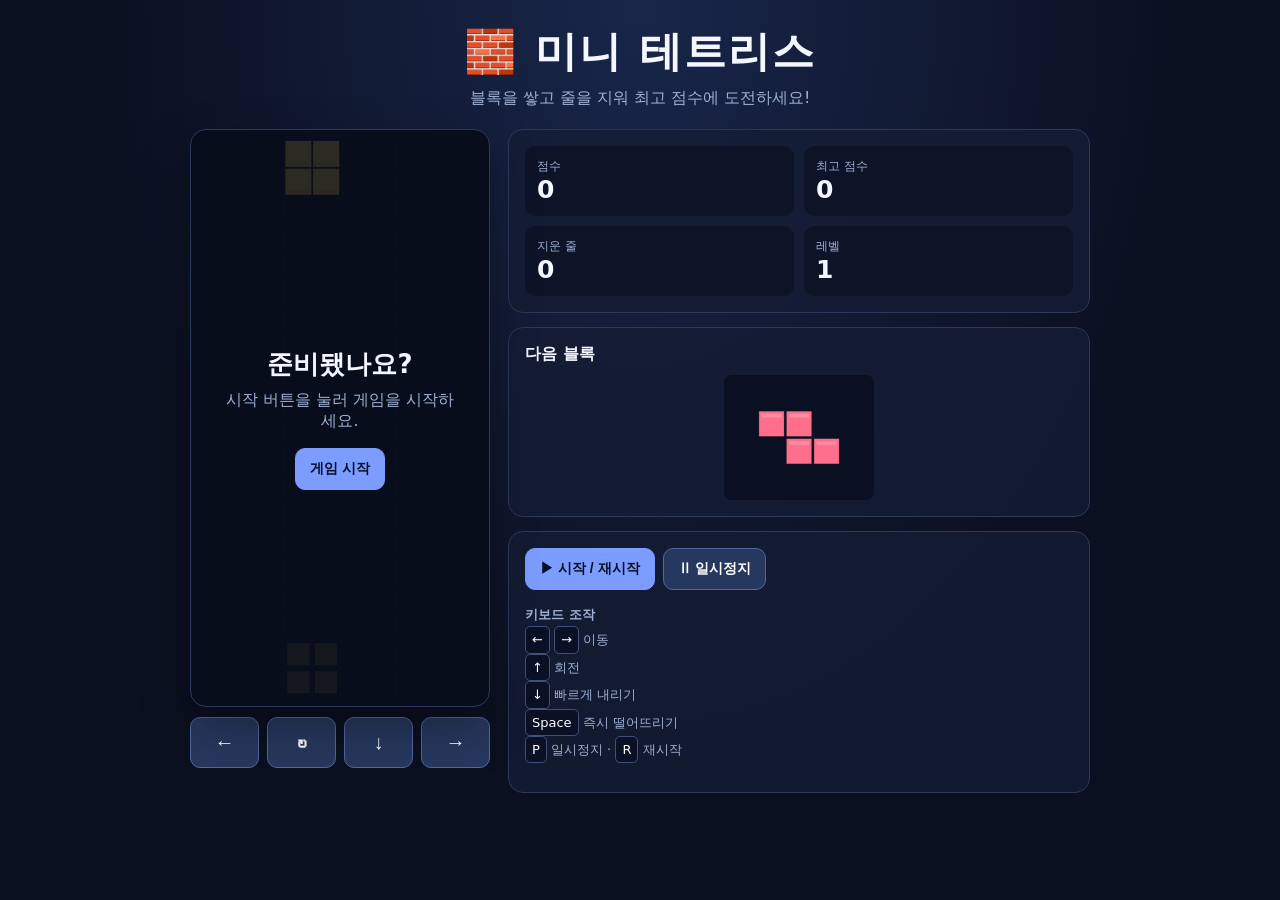
<file: tetris/index.html>
<!doctype html>
<html lang="ko">
<head>
<meta charset="utf-8">
<meta name="viewport" content="width=device-width,initial-scale=1">
<title>미니 테트리스</title>
<style>
:root{color-scheme:dark;--bg:#0b1020;--panel:#141d35;--line:#2c395d;--text:#f4f7ff;--muted:#9eafd2;--accent:#7c9cff}
*{box-sizing:border-box}body{margin:0;min-height:100vh;background:radial-gradient(ellipse at top,#19264a 0,#0b1020 60%);font-family:system-ui,-apple-system,"Segoe UI",sans-serif;color:var(--text);display:flex;justify-content:center;padding:24px 14px}
main{width:min(900px,100%)}header{text-align:center;margin-bottom:20px}h1{margin:0;font-size:clamp(28px,5vw,42px);letter-spacing:2px}header p{color:var(--muted);margin:8px 0 0}.layout{display:grid;grid-template-columns:minmax(260px,300px) minmax(220px,1fr);gap:18px;justify-content:center;align-items:start}.board-wrap{position:relative;padding:10px;background:#080d1b;border:1px solid var(--line);border-radius:16px;box-shadow:0 20px 50px #0005}canvas{display:block;width:100%;height:auto;border-radius:8px;background:#0a1021}.side{display:grid;gap:14px}.panel{background:#141d35cc;border:1px solid var(--line);border-radius:15px;padding:16px}.stats{display:grid;grid-template-columns:1fr 1fr;gap:10px}.stat{background:#0d1428;border-radius:11px;padding:12px}.stat span{display:block;color:var(--muted);font-size:12px}.stat strong{font-size:25px}.preview{width:100%;max-width:150px;margin:10px auto 0}.buttons{display:flex;gap:8px;flex-wrap:wrap}.btn{border:1px solid #52679f;border-radius:10px;background:#27385f;color:white;font-weight:700;padding:11px 14px;cursor:pointer;font-size:14px}.btn.primary{background:var(--accent);color:#081027;border-color:var(--accent)}.btn:hover{filter:brightness(1.12)}.btn:focus-visible{outline:3px solid white;outline-offset:2px}.help{color:var(--muted);font-size:13px;line-height:1.8}.help kbd{display:inline-block;background:#0a1124;border:1px solid #405079;border-radius:5px;padding:1px 6px;color:#fff;font:inherit}.overlay{position:absolute;inset:10px;display:flex;align-items:center;justify-content:center;text-align:center;background:#080d1bd9;border-radius:8px;padding:20px}.overlay[hidden]{display:none}.overlay h2{margin:0 0 8px;font-size:26px}.overlay p{color:var(--muted);margin:0 0 16px}.mobile-controls{display:grid;grid-template-columns:repeat(4,1fr);gap:8px;margin-top:10px}.mobile-controls button{padding:13px 0;font-size:20px;touch-action:manipulation}@media(max-width:650px){body{padding:16px 10px}.layout{grid-template-columns:minmax(0,1fr);max-width:360px;margin:auto}.side{grid-template-columns:1fr}.board-wrap{width:min(100%,320px);margin:auto}.panel{padding:13px}.stats{grid-template-columns:repeat(4,1fr)}.stat{padding:9px 6px}.stat strong{font-size:20px}.stat span{font-size:11px}.preview{max-width:120px}}
</style>
</head>
<body><main>
<header><h1>🧱 미니 테트리스</h1><p>블록을 쌓고 줄을 지워 최고 점수에 도전하세요!</p></header>
<div class="layout">
<section><div class="board-wrap"><canvas id="game" width="300" height="600" aria-label="테트리스 게임 보드"></canvas><div id="overlay" class="overlay"><div><h2 id="overlayTitle">준비됐나요?</h2><p id="overlayText">시작 버튼을 눌러 게임을 시작하세요.</p><button id="overlayStart" class="btn primary">게임 시작</button></div></div></div>
<div class="mobile-controls" aria-label="터치 조작"><button class="btn" data-act="left" aria-label="왼쪽">←</button><button class="btn" data-act="rotate" aria-label="회전">↻</button><button class="btn" data-act="down" aria-label="아래">↓</button><button class="btn" data-act="right" aria-label="오른쪽">→</button></div></section>
<aside class="side">
<div class="panel stats"><div class="stat"><span>점수</span><strong id="score">0</strong></div><div class="stat"><span>최고 점수</span><strong id="best">0</strong></div><div class="stat"><span>지운 줄</span><strong id="lines">0</strong></div><div class="stat"><span>레벨</span><strong id="level">1</strong></div></div>
<div class="panel"><strong>다음 블록</strong><canvas id="next" class="preview" width="120" height="100" aria-label="다음 블록"></canvas></div>
<div class="panel"><div class="buttons"><button id="start" class="btn primary">▶ 시작 / 재시작</button><button id="pause" class="btn">Ⅱ 일시정지</button></div><p class="help"><b>키보드 조작</b><br><kbd>←</kbd> <kbd>→</kbd> 이동<br><kbd>↑</kbd> 회전<br><kbd>↓</kbd> 빠르게 내리기<br><kbd>Space</kbd> 즉시 떨어뜨리기<br><kbd>P</kbd> 일시정지 · <kbd>R</kbd> 재시작</p></div>
</aside></div></main>
<script>
(()=>{
const canvas=document.getElementById('game'),ctx=canvas.getContext('2d'),nextCanvas=document.getElementById('next'),nctx=nextCanvas.getContext('2d');
const COLS=10,ROWS=20,SIZE=30;
const shapes=[
{m:[[1,1,1,1]],c:'#45d9ef'},
{m:[[1,1],[1,1]],c:'#ffd84d'},
{m:[[0,1,0],[1,1,1]],c:'#b58cff'},
{m:[[1,0,0],[1,1,1]],c:'#ff9d4d'},
{m:[[0,0,1],[1,1,1]],c:'#6d91ff'},
{m:[[0,1,1],[1,1,0]],c:'#65e69a'},
{m:[[1,1,0],[0,1,1]],c:'#ff6e8a'}];
let board,player,next,score,lines,level,best=0,running=false,paused=false,over=false,last=0,acc=0,raf=0;
try{best=Number(localStorage.getItem('miniTetrisBest'))||0}catch(e){}
const $=id=>document.getElementById(id);
function cloneShape(s){return {m:s.m.map(r=>r.slice()),c:s.c}}
function randomPiece(){return cloneShape(shapes[Math.floor(Math.random()*shapes.length)])}
function reset(){board=Array.from({length:ROWS},()=>Array(COLS).fill(null));score=0;lines=0;level=1;player=null;next=randomPiece();over=false;paused=false;running=true;spawn();updateUI();hideOverlay();$('pause').textContent='Ⅱ 일시정지';last=0;acc=0;cancelAnimationFrame(raf);raf=requestAnimationFrame(loop)}
function spawn(){player=next;next=randomPiece();player.x=Math.floor(COLS/2)-Math.ceil(player.m[0].length/2);player.y=0;drawNext();if(collides(player,0,0,player.m)){running=false;over=true;showOverlay('게임 종료','최종 점수: '+score.toLocaleString()+'점')}}
function collides(p,dx,dy,m=p.m){for(let y=0;y<m.length;y++)for(let x=0;x<m[y].length;x++)if(m[y][x]){const nx=p.x+x+dx,ny=p.y+y+dy;if(nx<0||nx>=COLS||ny>=ROWS)return true;if(ny>=0&&board[ny][nx])return true}return false}
function move(dx,dy){if(!running||paused||over)return false;if(!collides(player,dx,dy)){player.x+=dx;player.y+=dy;draw();return true}if(dy>0)lock();return false}
function rotate(){if(!running||paused||over)return;const m=player.m[0].map((_,i)=>player.m.map(r=>r[i]).reverse());for(const k of [0,-1,1,-2,2])if(!collides(player,k,0,m)){player.x+=k;player.m=m;draw();return}}
function lock(){player.m.forEach((r,y)=>r.forEach((v,x)=>{if(v&&player.y+y>=0)board[player.y+y][player.x+x]=player.c}));let cleared=0;for(let y=ROWS-1;y>=0;y--)if(board[y].every(Boolean)){board.splice(y,1);board.unshift(Array(COLS).fill(null));cleared++;y++}if(cleared){score+=[0,100,300,500,800][cleared]*level;lines+=cleared;level=Math.floor(lines/10)+1}updateUI();spawn();draw()}
function hardDrop(){if(!running||paused||over)return;let d=0;while(!collides(player,0,1)){player.y++;d++}score+=d*2;lock()}
function cell(c,x,y,size=SIZE){ctx.fillStyle=c;ctx.fillRect(x*size+1,y*size+1,size-2,size-2);ctx.fillStyle='#ffffff25';ctx.fillRect(x*size+3,y*size+3,size-6,3);ctx.fillStyle='#00000018';ctx.fillRect(x*size+3,y*size+size-6,size-6,3)}
function draw(){ctx.clearRect(0,0,canvas.width,canvas.height);ctx.fillStyle='#0a1021';ctx.fillRect(0,0,canvas.width,canvas.height);ctx.strokeStyle='#ffffff0b';ctx.lineWidth=1;for(let x=0;x<=COLS;x++){ctx.beginPath();ctx.moveTo(x*SIZE,0);ctx.lineTo(x*SIZE,canvas.height);ctx.stroke()}for(let y=0;y<=ROWS;y++){ctx.beginPath();ctx.moveTo(0,y*SIZE);ctx.lineTo(canvas.width,y*SIZE);ctx.stroke()}board.forEach((r,y)=>r.forEach((c,x)=>{if(c)cell(c,x,y)}));if(player){let ghost={...player,y:player.y};while(!collides(ghost,0,1))ghost.y++;player.m.forEach((r,y)=>r.forEach((v,x)=>{if(v){ctx.fillStyle=player.c+'55';ctx.fillRect((player.x+x)*SIZE+3,(ghost.y+y)*SIZE+3,SIZE-6,SIZE-6)}}));player.m.forEach((r,y)=>r.forEach((v,x)=>{if(v)cell(player.c,player.x+x,player.y+y)}))}}
function drawNext(){nctx.clearRect(0,0,120,100);const m=next.m,s=22,ox=(120-m[0].length*s)/2,oy=(100-m.length*s)/2;for(let y=0;y<m.length;y++)for(let x=0;x<m[y].length;x++)if(m[y][x]){nctx.fillStyle=next.c;nctx.fillRect(ox+x*s+1,oy+y*s+1,s-2,s-2);nctx.fillStyle='#ffffff35';nctx.fillRect(ox+x*s+3,oy+y*s+3,s-6,3)}}
function updateUI(){$('score').textContent=score.toLocaleString();$('lines').textContent=lines;$('level').textContent=level;$('best').textContent=Math.max(best,score).toLocaleString();if(score>best){best=score;try{localStorage.setItem('miniTetrisBest',String(best))}catch(e){}}}
function showOverlay(title,text){$('overlayTitle').textContent=title;$('overlayText').textContent=text;$('overlay').hidden=false}
function hideOverlay(){$('overlay').hidden=true}
function loop(t){if(!running||paused||over){draw();return}if(!last)last=t;acc+=Math.min(t-last,100);last=t;const interval=Math.max(90,800-(level-1)*65);if(acc>=interval){acc=0;if(!collides(player,0,1))player.y++;else lock()}draw();raf=requestAnimationFrame(loop)}
function togglePause(){if(over||!running)return;paused=!paused;if(paused){cancelAnimationFrame(raf);showOverlay('일시정지','계속하려면 아래 버튼 또는 P 키를 누르세요.');$('overlayStart').textContent='계속하기';$('pause').textContent='▶ 계속'}else{hideOverlay();$('overlayStart').textContent='게임 시작';$('pause').textContent='Ⅱ 일시정지';last=0;raf=requestAnimationFrame(loop)}}
function act(a){if(a==='left')move(-1,0);if(a==='right')move(1,0);if(a==='down'){if(move(0,1)){score++;updateUI()}}if(a==='rotate')rotate();if(a==='drop')hardDrop()}
document.addEventListener('keydown',e=>{const keys=['ArrowLeft','ArrowRight','ArrowDown','ArrowUp',' ','Spacebar'];if(keys.includes(e.key))e.preventDefault();if(e.repeat&&['ArrowUp',' ','Spacebar'].includes(e.key))return;if(e.key==='ArrowLeft')act('left');else if(e.key==='ArrowRight')act('right');else if(e.key==='ArrowDown')act('down');else if(e.key==='ArrowUp')act('rotate');else if(e.key===' '||e.code==='Space')act('drop');else if(e.key.toLowerCase()==='p')togglePause();else if(e.key.toLowerCase()==='r')reset()});
document.querySelectorAll('[data-act]').forEach(b=>{b.addEventListener('click',()=>act(b.dataset.act));b.addEventListener('touchstart',e=>{e.preventDefault();act(b.dataset.act)},{passive:false})});
$('start').addEventListener('click',reset);$('overlayStart').addEventListener('click',()=>{if(paused){paused=false;hideOverlay();$('pause').textContent='Ⅱ 일시정지';last=0;raf=requestAnimationFrame(loop)}else reset()});$('pause').addEventListener('click',togglePause);
board=Array.from({length:ROWS},()=>Array(COLS).fill(null));next=randomPiece();player=randomPiece();player.x=3;player.y=0;drawNext();draw();updateUI();
})();
</script></body></html>
</file>
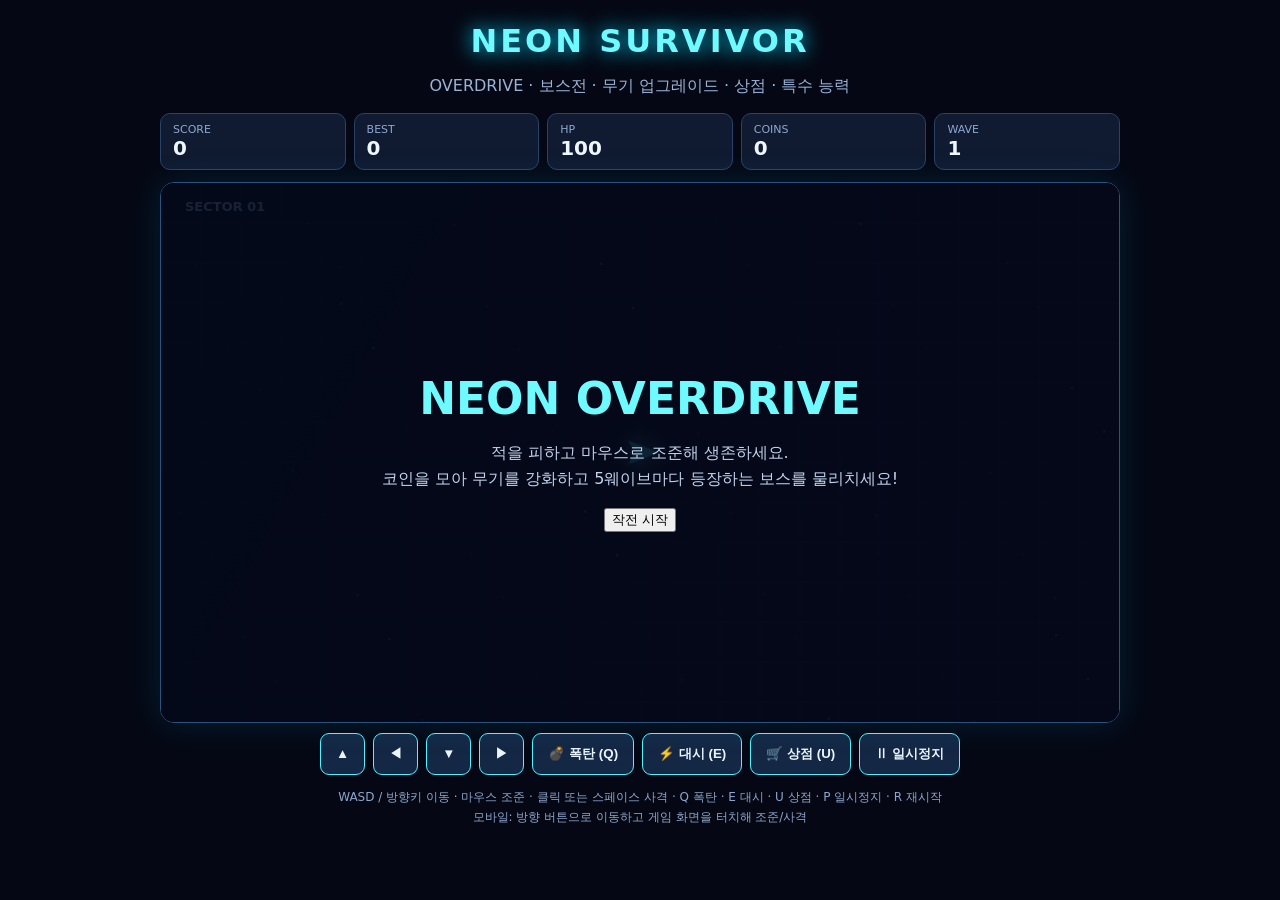
<file: games/neon-survivor-overdrive.html>
<!doctype html>
<html lang="ko"><head><meta charset="utf-8"><meta name="viewport" content="width=device-width,initial-scale=1"><title>NEON SURVIVOR: OVERDRIVE</title>
<style>
*{box-sizing:border-box}body{margin:0;padding:18px;background:#050814;color:#eef7ff;font-family:system-ui,sans-serif;display:flex;justify-content:center}main{width:min(960px,100%)}h1{text-align:center;color:#6ffaff;letter-spacing:3px;text-shadow:0 0 20px #00d9ff;margin:4px}header p{text-align:center;color:#9bb3d7}.hud{display:flex;gap:8px;flex-wrap:wrap;margin:12px 0}.stat{flex:1;min-width:85px;padding:9px 12px;background:#101a30;border:1px solid #284366;border-radius:10px}.stat small{display:block;color:#8fa8ce;font-size:11px}.stat b{font-size:20px}.stage{position:relative;border:1px solid #2d527e;border-radius:14px;overflow:hidden;box-shadow:0 0 35px #00c8ff20}canvas{display:block;width:100%;height:auto;touch-action:none}.overlay{position:absolute;inset:0;background:#030817dc;display:flex;align-items:center;justify-content:center;text-align:center;padding:18px}.panel{max-width:540px}.panel h2{font-size:clamp(26px,5vw,44px);color:#6ffaff;margin:0}.panel p{line-height:1.6;color:#c3d3ed}.buttonrow,.controls{display:flex;justify-content:center;gap:8px;flex-wrap:wrap;margin:10px 0}.buttonrow button,.controls button{border:1px solid #52f2ff;background:#142744;color:#eaf5ff;font-weight:800;border-radius:9px;padding:11px 15px;cursor:pointer;touch-action:manipulation}.buttonrow .primary{background:#52f2ff;color:#061222}.hint{text-align:center;color:#8da6cc;font-size:12px;line-height:1.7}.overlay[hidden]{display:none}
</style></head><body><main><header><h1>NEON SURVIVOR</h1><p>OVERDRIVE · 보스전 · 무기 업그레이드 · 상점 · 특수 능력</p></header>
<div class="hud"><div class="stat"><small>SCORE</small><b id="score">0</b></div><div class="stat"><small>BEST</small><b id="best">0</b></div><div class="stat"><small>HP</small><b id="hp">100</b></div><div class="stat"><small>COINS</small><b id="coins">0</b></div><div class="stat"><small>WAVE</small><b id="wave">1</b></div></div>
<div class="stage"><canvas id="game" width="960" height="540"></canvas><div class="overlay" id="overlay"><div class="panel"><h2 id="title">NEON OVERDRIVE</h2><p id="desc">적을 피하고 마우스로 조준해 생존하세요.<br>코인을 모아 무기를 강화하고 5웨이브마다 등장하는 보스를 물리치세요!</p><button class="primary" id="start">작전 시작</button></div></div></div>
<div class="controls"><button data-key="w">▲</button><button data-key="a">◀</button><button data-key="s">▼</button><button data-key="d">▶</button><button id="bomb">💣 폭탄 (Q)</button><button id="dash">⚡ 대시 (E)</button><button id="shop">🛒 상점 (U)</button><button id="pause">Ⅱ 일시정지</button></div>
<p class="hint">WASD / 방향키 이동 · 마우스 조준 · 클릭 또는 스페이스 사격 · Q 폭탄 · E 대시 · U 상점 · P 일시정지 · R 재시작<br>모바일: 방향 버튼으로 이동하고 게임 화면을 터치해 조준/사격</p></main>
<script>
const c=document.getElementById('game'),ctx=c.getContext('2d'),$=id=>document.getElementById(id),W=c.width,H=c.height;
let player,enemies,shots,enemyShots,particles,keys={},mouse={x:700,y:270,down:false},score=0,coins=0,wave=1,frame=0,spawn=0,running=false,paused=false,best=0,bombs=2,dashes=2,damage=1,fireRate=12,fire=0,inv=0,shopOpen=false;
try{best=+(localStorage.getItem('neon-overdrive-best')||0)}catch(e){}
function reset(){player={x:W/2,y:H/2,hp:100,speed:3.5,dash:0,dx:0,dy:0};enemies=[];shots=[];enemyShots=[];particles=[];score=0;coins=0;wave=1;frame=0;spawn=0;bombs=2;dashes=2;damage=1;fireRate=12;fire=0;inv=0;shopOpen=false;hud();draw()}
function hud(){$('score').textContent=score;$('best').textContent=best;$('hp').textContent=Math.max(0,Math.ceil(player.hp));$('coins').textContent=coins;$('wave').textContent=wave}
function overlay(title,desc,button){$('title').textContent=title;$('desc').innerHTML=desc;$('start').textContent=button;$('overlay').hidden=false}
function start(){reset();running=true;paused=false;$('overlay').hidden=true;requestAnimationFrame(loop)}
function end(){running=false;if(score>best){best=score;try{localStorage.setItem('neon-overdrive-best',best)}catch(e){}}hud();overlay('SYSTEM FAILURE','최종 점수 '+score+' · 코인 '+coins+'<br>웨이브 '+wave+'까지 도달했어요. 다시 도전해 보세요!','다시 도전')}
$('start').onclick=()=>{if(running&&paused){paused=false;$('overlay').hidden=true;requestAnimationFrame(loop)}else start()};
function togglePause(){if(!running)return;paused=!paused;if(paused)overlay('PAUSED','작전이 일시정지됐어요.','계속하기');else{$('overlay').hidden=true;requestAnimationFrame(loop)}}
$('pause').onclick=togglePause;
function aim(e){const r=c.getBoundingClientRect();mouse.x=(e.clientX-r.left)/r.width*W;mouse.y=(e.clientY-r.top)/r.height*H}
c.addEventListener('pointermove',aim);c.addEventListener('pointerdown',e=>{aim(e);mouse.down=true;c.setPointerCapture(e.pointerId)});c.addEventListener('pointerup',()=>mouse.down=false);c.addEventListener('pointercancel',()=>mouse.down=false);
document.addEventListener('keydown',e=>{const k=e.key.toLowerCase();if([' ','arrowup','arrowdown','arrowleft','arrowright'].includes(k))e.preventDefault();keys[k]=true;if(k==='p')togglePause();if(k==='q')bomb();if(k==='e')dash();if(k==='u')shop();if(k==='r')start();if(shopOpen&&'12345'.includes(k))buy(+k)});
document.addEventListener('keyup',e=>keys[e.key.toLowerCase()]=false);
document.querySelectorAll('[data-key]').forEach(b=>{const k=b.dataset.key;b.onpointerdown=e=>{e.preventDefault();keys[k]=true};['pointerup','pointerleave','pointercancel'].forEach(ev=>b.addEventListener(ev,()=>keys[k]=false))});
function burst(x,y,color,n=12){for(let i=0;i<n;i++){const a=Math.random()*Math.PI*2,s=1+Math.random()*4;particles.push({x,y,vx:Math.cos(a)*s,vy:Math.sin(a)*s,life:20+Math.random()*20,color})}}
function spawnEnemy(){const side=Math.floor(Math.random()*4),x=side===0?-15:side===1?W+15:Math.random()*W,y=side===2?-15:side===3?H+15:Math.random()*H,boss=wave%5===0&&!enemies.some(e=>e.boss);if(boss){enemies.push({x:W/2,y:65,r:36,hp:30+wave*5,max:30+wave*5,speed:1,boss:true,shot:65});burst(W/2,65,'#ff328e',35)}else enemies.push({x,y,r:Math.random()<.25?10:15,hp:Math.random()<.25?1:2+Math.floor(wave/4),speed:1+Math.random()*0.7+wave*.06,boss:false})}
function shoot(){const a=Math.atan2(mouse.y-player.y,mouse.x-player.x);for(let i=0;i<Math.min(5,1+Math.floor((damage-1)/2));i++){const angle=a+(i-(Math.min(5,1+Math.floor((damage-1)/2))-1)/2)*.14;shots.push({x:player.x,y:player.y,vx:Math.cos(angle)*8.5,vy:Math.sin(angle)*8.5,life:80})}fire=fireRate}
function bomb(){if(!running||paused||bombs<=0)return;bombs--;enemies.forEach(e=>e.hp-=12);enemies=enemies.filter(e=>{if(e.hp<=0){kill(e);return false}return true});enemyShots=[];burst(player.x,player.y,'#ffe66b',45);hud()}
function dash(){if(!running||paused||dashes<=0||player.dash>0)return;let dx=(keys.a||keys.arrowleft?-1:0)+(keys.d||keys.arrowright?1:0),dy=(keys.w||keys.arrowup?-1:0)+(keys.s||keys.arrowdown?1:0);if(!dx&&!dy){dx=mouse.x-player.x;dy=mouse.y-player.y}const d=Math.hypot(dx,dy)||1;player.dx=dx/d;player.dy=dy/d;player.dash=12;dashes--;inv=20;burst(player.x,player.y,'#5cf8ff',14)}
function shop(){if(!running||paused)return;paused=true;shopOpen=true;overlay('NEON ARMORY','코인 '+coins+'<br>1. 강화 탄환 (+1 피해) — 12코인<br>2. 연사 속도 향상 — 15코인<br>3. 회복 (+35 HP) — 10코인<br>4. 폭탄 충전 — 12코인<br>5. 대시 충전 — 10코인<br><br>숫자 1~5로 구매하고 계속하기를 누르세요.','계속 전투')}
function buy(n){const costs=[12,15,10,12,10],cost=costs[n-1];if(coins<cost){overlay('코인이 부족해요','필요 코인: '+cost+' · 현재 코인: '+coins,'계속 전투');return}coins-=cost;if(n===1)damage++;if(n===2)fireRate=Math.max(4,fireRate-2);if(n===3)player.hp=Math.min(100,player.hp+35);if(n===4)bombs++;if(n===5)dashes++;hud();overlay('업그레이드 완료!','강화 '+n+' 적용 · 남은 코인 '+coins,'계속 전투')}
function kill(e){score+=e.boss?250:10;coins+=e.boss?15:1;burst(e.x,e.y,e.boss?'#ff4b98':'#ff4e75',e.boss?36:12);if(score>best){best=score;try{localStorage.setItem('neon-overdrive-best',best)}catch(err){}}}
$('bomb').onclick=bomb;$('dash').onclick=dash;$('shop').onclick=shop;
function draw(){ctx.clearRect(0,0,W,H);const g=ctx.createLinearGradient(0,0,W,H);g.addColorStop(0,'#07152b');g.addColorStop(.55,'#10102d');g.addColorStop(1,'#180d2b');ctx.fillStyle=g;ctx.fillRect(0,0,W,H);ctx.strokeStyle='#3c7caa22';for(let x=0;x<W;x+=40){ctx.beginPath();ctx.moveTo(x,0);ctx.lineTo(x,H);ctx.stroke()}for(let y=0;y<H;y+=40){ctx.beginPath();ctx.moveTo(0,y);ctx.lineTo(W,y);ctx.stroke()}for(let i=0;i<65;i++){ctx.fillStyle=i%4?'#456a9b':'#9cfaff';ctx.globalAlpha=.4;ctx.fillRect((i*179+frame*.4)%W,(i*83)%H,2,2)}ctx.globalAlpha=1;
function circle(o,color,glow=12){ctx.save();ctx.shadowBlur=glow;ctx.shadowColor=color;ctx.fillStyle=color;ctx.beginPath();ctx.arc(o.x,o.y,o.r,0,Math.PI*2);ctx.fill();ctx.restore()}
enemies.forEach(e=>{circle(e,e.boss?'#ff328e':'#c92758',e.boss?30:18);if(e.boss){ctx.fillStyle='#250a2a';ctx.fillRect(e.x-35,e.y-e.r-17,70,6);ctx.fillStyle='#ff8ac8';ctx.fillRect(e.x-35,e.y-e.r-17,70*Math.max(0,e.hp/e.max),6)}else{circle({x:e.x-4,y:e.y-3,r:3},'#fff1f5',5)}});
shots.forEach(b=>{ctx.strokeStyle='#4cefff';ctx.lineWidth=3;ctx.beginPath();ctx.moveTo(b.x-b.vx*2,b.y-b.vy*2);ctx.lineTo(b.x,b.y);ctx.stroke()});enemyShots.forEach(b=>circle({x:b.x,y:b.y,r:5},'#ff5aaf',15));particles.forEach(p=>{ctx.globalAlpha=Math.max(0,p.life/40);circle({x:p.x,y:p.y,r:2},p.color,6)});ctx.globalAlpha=1;
if(player){const a=Math.atan2(mouse.y-player.y,mouse.x-player.x);ctx.save();ctx.translate(player.x,player.y);ctx.rotate(a);ctx.shadowBlur=25;ctx.shadowColor='#5df8ff';ctx.fillStyle='#39cde8';ctx.beginPath();ctx.moveTo(20,0);ctx.lineTo(-12,-12);ctx.lineTo(-5,0);ctx.lineTo(-12,12);ctx.closePath();ctx.fill();ctx.restore();if(inv>0){ctx.strokeStyle='#b9ffff';ctx.beginPath();ctx.arc(player.x,player.y,26,0,Math.PI*2);ctx.stroke()}}
ctx.fillStyle='#a8c8e9';ctx.font='bold 13px system-ui';ctx.fillText('SECTOR '+String(wave).padStart(2,'0'),24,28);if(wave%5===0&&enemies.some(e=>e.boss)){ctx.textAlign='center';ctx.fillStyle='#ff8ab6';ctx.font='bold 18px system-ui';ctx.fillText('◆ BOSS ENGAGED ◆',W/2,28);ctx.textAlign='left'}}
function loop(){if(!running||paused)return;frame++;wave=1+Math.floor(score/120);let dx=(keys.a||keys.arrowleft?-1:0)+(keys.d||keys.arrowright?1:0),dy=(keys.w||keys.arrowup?-1:0)+(keys.s||keys.arrowdown?1:0),m=Math.hypot(dx,dy)||1;if(player.dash>0){player.x+=player.dx*12;player.y+=player.dy*12;player.dash--}else{player.x+=dx/m*player.speed;player.y+=dy/m*player.speed}player.x=Math.max(14,Math.min(W-14,player.x));player.y=Math.max(14,Math.min(H-14,player.y));inv=Math.max(0,inv-1);fire--;if((mouse.down||keys[' '])&&fire<=0)shoot();spawn--;if(spawn<=0){spawnEnemy();spawn=Math.max(14,52-wave*2)}enemies.forEach(e=>{if(e.boss){e.x+=Math.sin(frame*.025)*e.speed*2;e.y=65+Math.sin(frame*.035)*20;e.shot--;if(e.shot<=0){for(let i=0;i<8;i++){const a=i*Math.PI/4;enemyShots.push({x:e.x,y:e.y,vx:Math.cos(a)*2.3,vy:Math.sin(a)*2.3,life:180})}e.shot=75}}else{const a=Math.atan2(player.y-e.y,player.x-e.x);e.x+=Math.cos(a)*e.speed;e.y+=Math.sin(a)*e.speed}});
shots.forEach(b=>{b.x+=b.vx;b.y+=b.vy;b.life--});enemyShots.forEach(b=>{b.x+=b.vx;b.y+=b.vy;b.life--});
for(let i=shots.length-1;i>=0;i--){let b=shots[i],hit=false;for(let j=enemies.length-1;j>=0;j--){const e=enemies[j];if(Math.hypot(b.x-e.x,b.y-e.y)<e.r+4){e.hp-=damage;shots.splice(i,1);hit=true;burst(b.x,b.y,'#7afaff',3);if(e.hp<=0){kill(e);enemies.splice(j,1)}break}}if(!hit&&(b.life<=0||b.x<0||b.x>W||b.y<0||b.y>H))shots.splice(i,1)}
for(let i=enemyShots.length-1;i>=0;i--){const b=enemyShots[i];if(Math.hypot(b.x-player.x,b.y-player.y)<20&&inv<=0){enemyShots.splice(i,1);player.hp-=12;inv=25;burst(player.x,player.y,'#ff4778',8)}else if(b.life<=0||b.x<0||b.x>W||b.y<0||b.y>H)enemyShots.splice(i,1)}
for(let i=enemies.length-1;i>=0;i--){const e=enemies[i];if(Math.hypot(player.x-e.x,player.y-e.y)<e.r+12&&inv<=0){player.hp-=e.boss?25:18;inv=35;burst(player.x,player.y,'#ff4778',12);if(!e.boss){enemies.splice(i,1);kill(e)}}}
particles.forEach(p=>{p.x+=p.vx;p.y+=p.vy;p.life--});particles=particles.filter(p=>p.life>0);hud();draw();if(player.hp<=0){end();return}requestAnimationFrame(loop)}
reset();draw();
</script></body></html>
</file>
<file: career-coach/style.css>
:root {
  color-scheme: light;
  --ink: #172033;
  --muted: #667085;
  --line: #e5eaf2;
  --paper: #ffffff;
  --canvas: #f5f7fb;
  --blue: #3157d5;
  --blue-dark: #2445b4;
  --blue-soft: #edf2ff;
  --green: #16845b;
  font-family: Inter, Pretendard, "Noto Sans KR", system-ui, -apple-system, BlinkMacSystemFont, "Segoe UI", sans-serif;
}
* { box-sizing: border-box; }
body { margin: 0; background: var(--canvas); color: var(--ink); line-height: 1.6; }
.site-header { padding: 54px 22px 62px; color: #fff; background: linear-gradient(125deg, #172b59, #3157d5 72%, #5478e9); }
.header-inner, .container { width: min(900px, calc(100% - 36px)); margin: 0 auto; }
.eyebrow, .section-kicker { margin: 0 0 8px; font-size: .76rem; font-weight: 800; letter-spacing: .13em; }
.eyebrow { color: #cbd7ff; }
h1 { margin: 0; font-size: clamp(2rem, 6vw, 3.2rem); letter-spacing: -.045em; line-height: 1.18; }
.header-copy { max-width: 580px; margin: 14px 0 0; color: #e2e9ff; }
.container { padding: 28px 0 54px; }
.panel { padding: clamp(20px, 4vw, 34px); background: var(--paper); border: 1px solid var(--line); border-radius: 22px; box-shadow: 0 10px 35px rgba(27, 42, 79, .045); }
.section-kicker { color: var(--blue); }
h2 { margin: 0 0 10px; font-size: clamp(1.35rem, 4vw, 1.8rem); letter-spacing: -.035em; }
.intro > div:first-child > p:last-child, .method > p:not(.section-kicker):not(.formula):not(.disclaimer) { margin: 0; color: var(--muted); }
.scale { display: flex; flex-wrap: wrap; gap: 8px 18px; margin: 22px 0 25px; padding: 13px 15px; border-radius: 12px; background: #f7f8fc; color: var(--muted); font-size: .82rem; }
.scale b { color: var(--ink); }
.input-grid { display: grid; grid-template-columns: repeat(2, minmax(0, 1fr)); gap: 17px; }
.field { min-width: 0; padding: 17px; border: 1px solid var(--line); border-radius: 15px; }
.field label { display: block; font-weight: 750; font-size: 1.05rem; }
.field-help { min-height: 2.7em; margin: 3px 0 12px; color: var(--muted); font-size: .85rem; }
input { display: block; width: 100%; min-height: 48px; padding: 10px 12px; border: 1px solid #cbd3e1; border-radius: 10px; background: #fff; color: var(--ink); font: inherit; font-size: 1.05rem; }
input:focus-visible, button:focus-visible { outline: 3px solid #9bb2ff; outline-offset: 3px; }
input:invalid:not(:placeholder-shown) { border-color: #c43b49; }
.unit { display: block; margin-top: 7px; color: var(--muted); font-size: .76rem; }
.form-message { min-height: 1.5em; margin: 12px 0 7px; color: #b42332; font-size: .9rem; }
.primary-button { display: flex; justify-content: center; align-items: center; gap: 12px; width: 100%; min-height: 54px; padding: 13px 18px; border: 0; border-radius: 12px; background: var(--blue); color: white; font: inherit; font-weight: 750; cursor: pointer; transition: background .18s, transform .18s; }
.primary-button:hover { background: var(--blue-dark); }
.primary-button:active { transform: translateY(1px); }
.results-section { margin-top: 38px; }
.results-heading { display: flex; align-items: end; justify-content: space-between; gap: 16px; margin-bottom: 15px; }
.results-heading h2 { margin-bottom: 0; }
.results-note { margin: 0 0 4px; color: var(--muted); font-size: .8rem; }
.result-list { display: grid; gap: 13px; }
.result-card { padding: 20px; border: 1px solid var(--line); border-radius: 17px; background: var(--paper); }
.result-card.top { border-color: #b9c9ff; box-shadow: 0 7px 22px rgba(49, 87, 213, .08); }
.result-topline { display: flex; justify-content: space-between; align-items: center; gap: 12px; }
.rank { color: var(--blue); font-size: .78rem; font-weight: 800; }
.score { color: var(--blue-dark); font-size: 1.15rem; font-weight: 850; white-space: nowrap; }
.result-card h3 { margin: 3px 0 8px; font-size: 1.15rem; }
.reason { margin: 0 0 13px; color: var(--muted); font-size: .9rem; }
.bar-track { height: 8px; overflow: hidden; border-radius: 20px; background: #edf0f6; }
.bar-fill { height: 100%; border-radius: inherit; background: linear-gradient(90deg, #5577e8, #8ba4ff); }
.mission { margin: 15px 0 0; padding: 13px 15px; border-radius: 12px; background: var(--blue-soft); font-size: .88rem; }
.mission strong { display: block; margin-bottom: 3px; color: var(--blue-dark); }
.empty-state { padding: 35px 20px; text-align: center; border: 1px dashed #cbd3e1; border-radius: 17px; background: rgba(255,255,255,.7); }
.empty-icon { color: var(--blue); font-size: 1.7rem; }
.empty-state h3 { margin: 5px 0; }
.empty-state p { margin: 0; color: var(--muted); font-size: .9rem; }
.method { margin-top: 36px; }
.formula { margin: 17px 0 12px; padding: 15px; border-radius: 12px; background: #f2f5ff; color: var(--blue-dark); text-align: center; font-weight: 800; }
.disclaimer { margin: 17px 0 0; color: var(--muted); font-size: .82rem; }
footer { padding: 22px 18px; border-top: 1px solid var(--line); color: var(--muted); text-align: center; font-size: .8rem; }
footer p { margin: 0; }
@media (max-width: 600px) {
  .site-header { padding: 40px 0 46px; }
  .input-grid { grid-template-columns: 1fr; gap: 12px; }
  .field-help { min-height: 0; }
  .results-heading { display: block; }
  .results-note { margin-top: 8px; }
  .scale { display: grid; grid-template-columns: repeat(2, 1fr); gap: 7px; }
}
@media (prefers-reduced-motion: reduce) { *, *::before, *::after { scroll-behavior: auto !important; transition: none !important; } }
</file>
